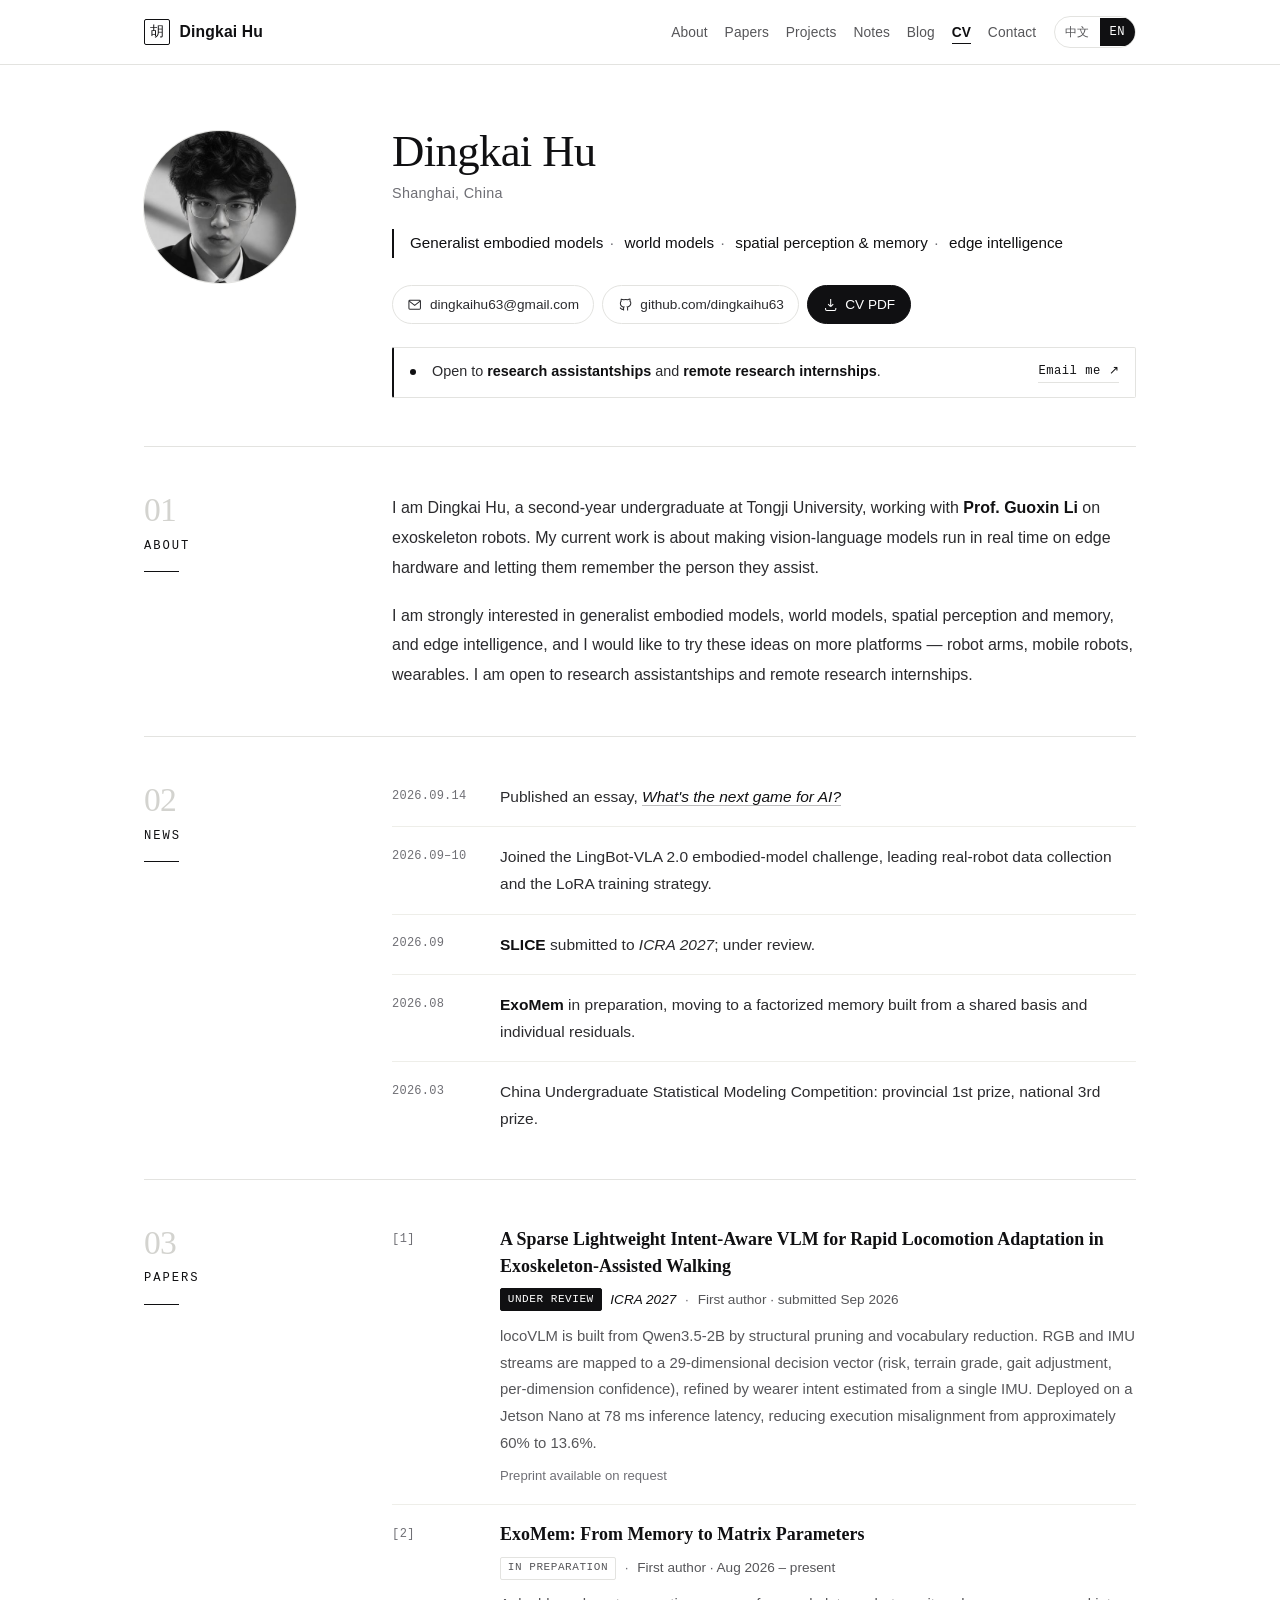
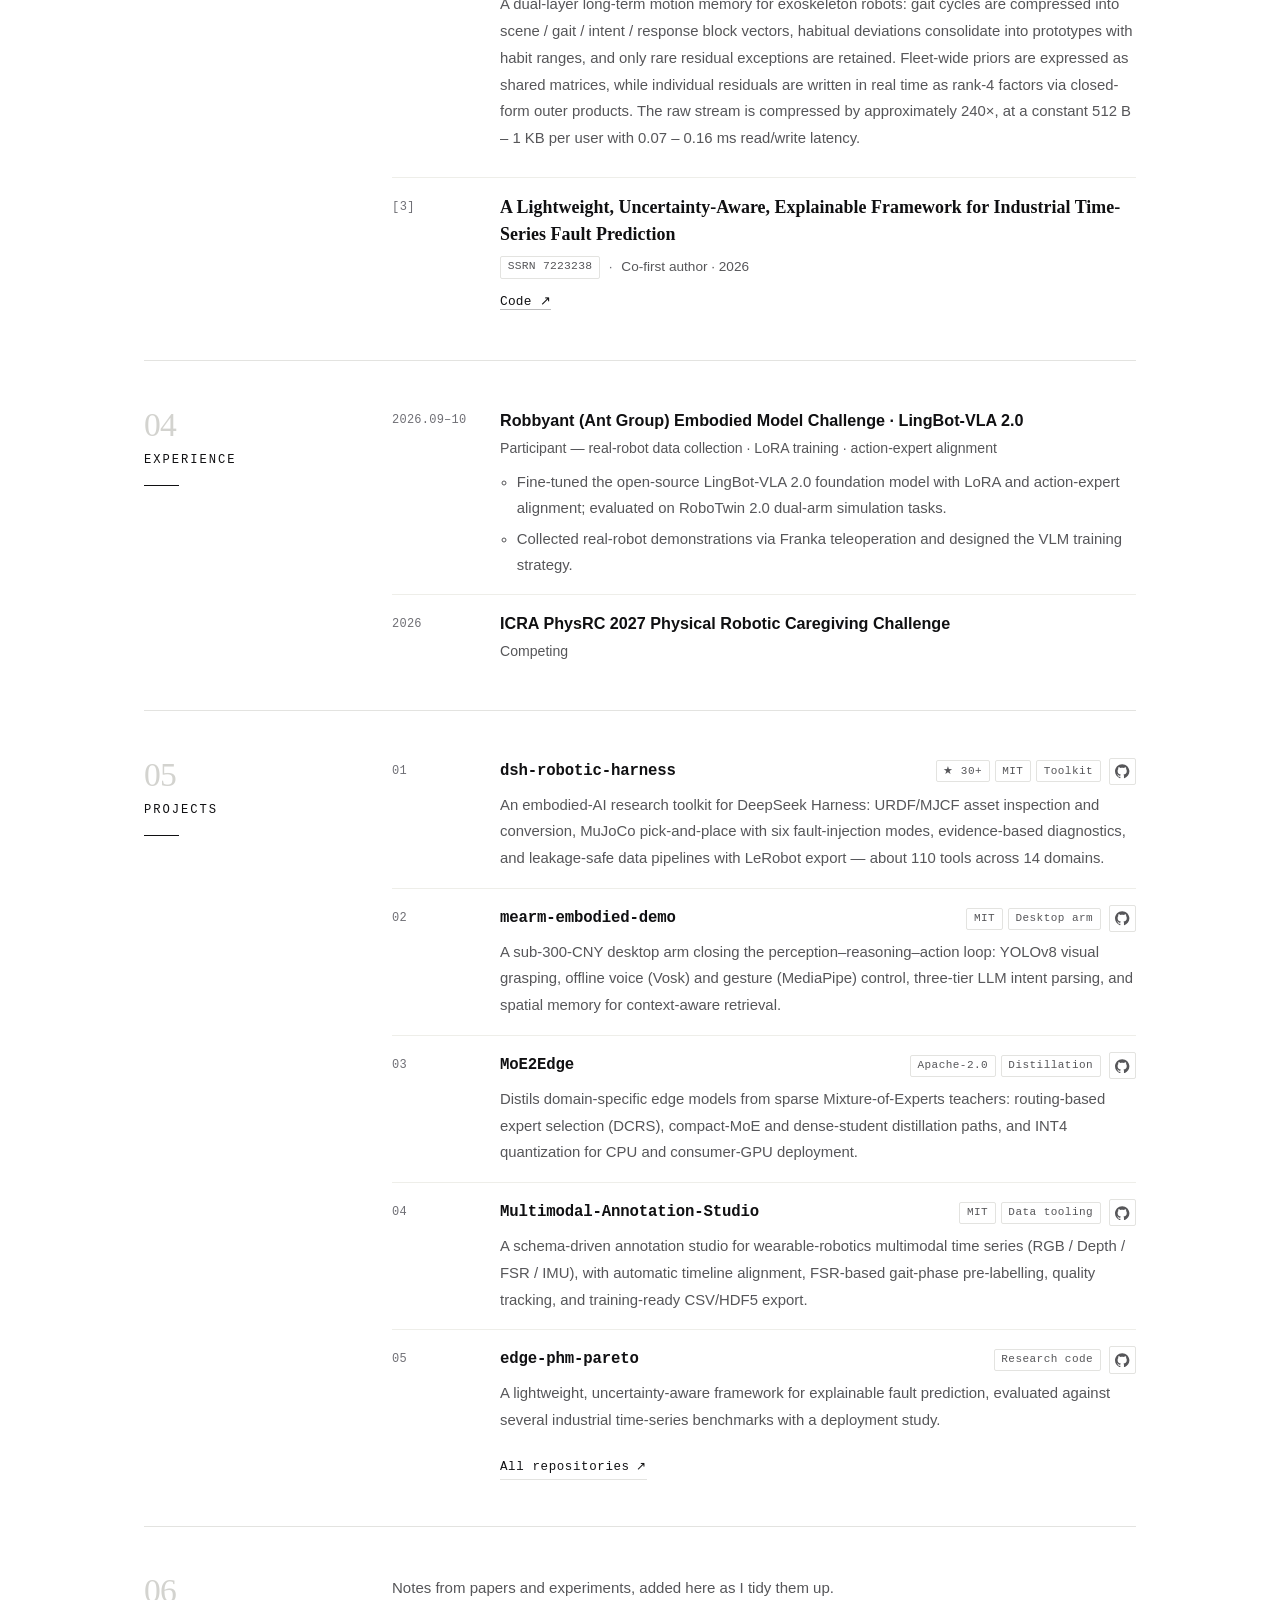
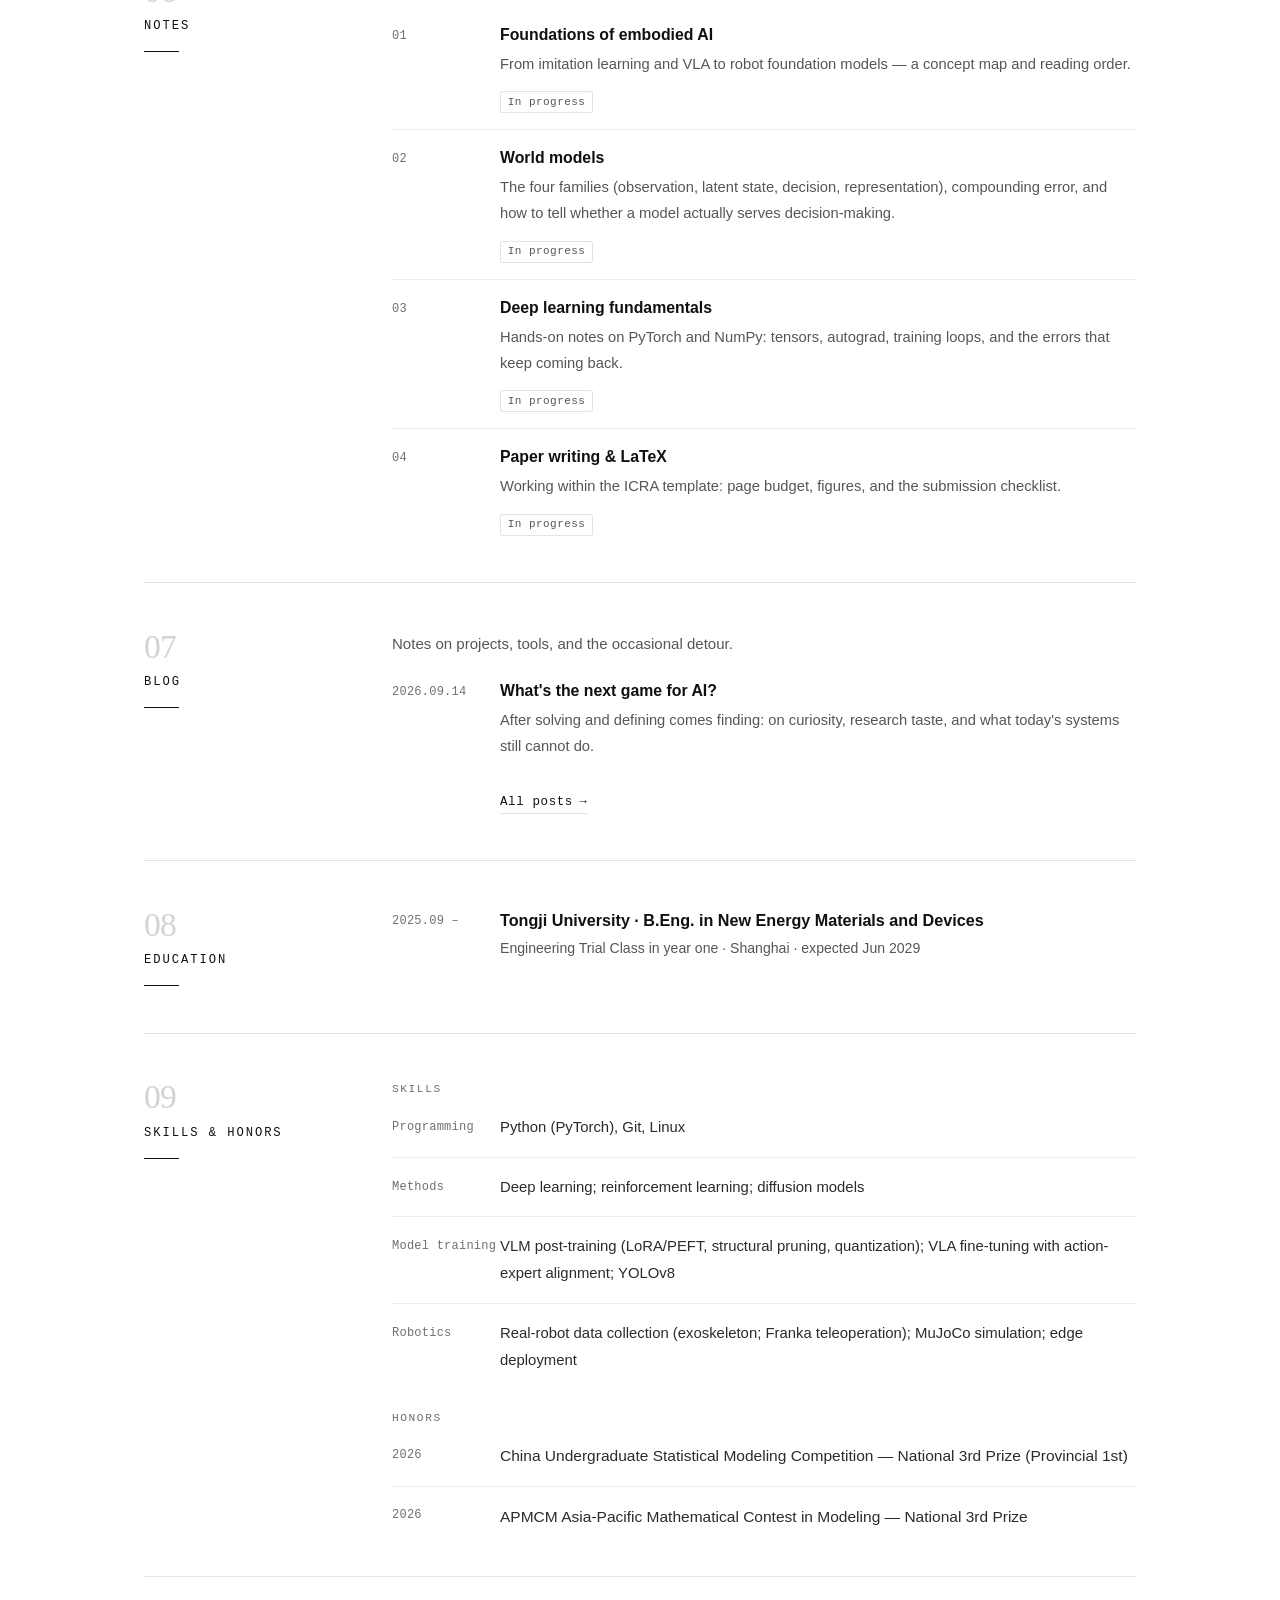
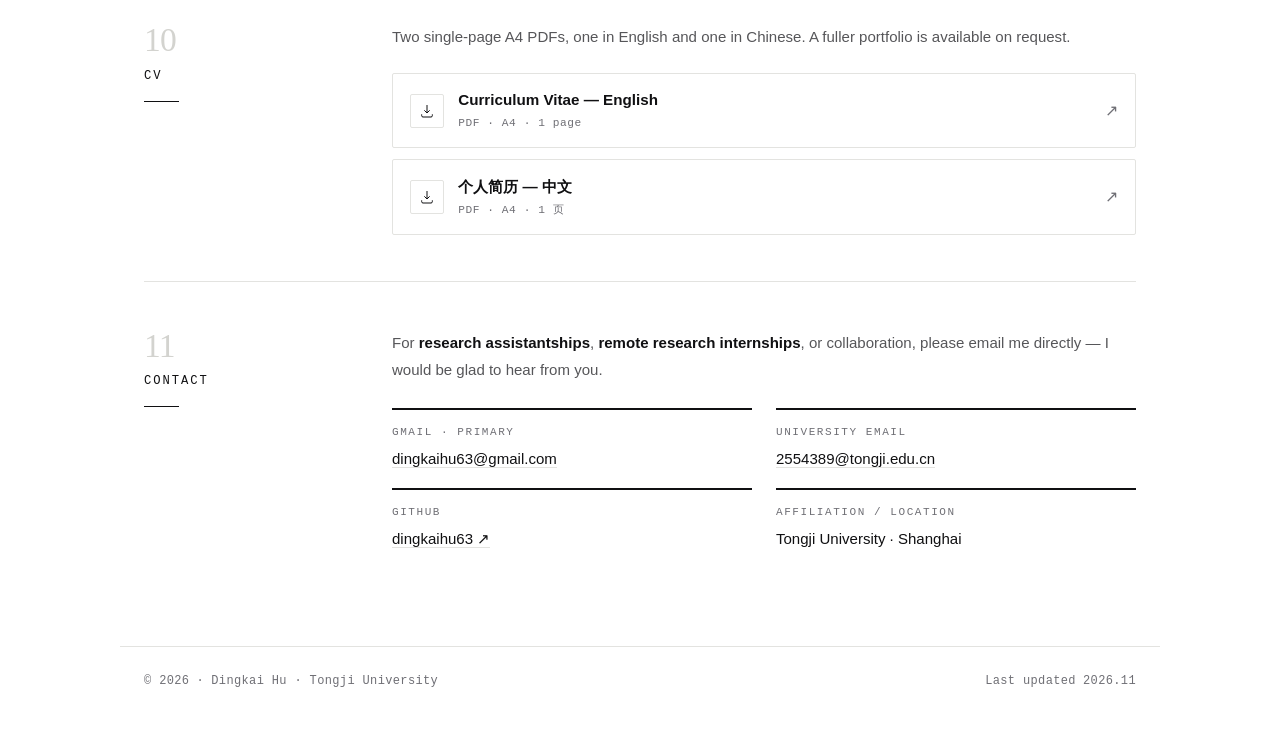
<file: index.html>
<!DOCTYPE html>
<html lang="en">
  <head>
    <meta charset="utf-8" />
    <meta name="viewport" content="width=device-width, initial-scale=1" />
    <title>Dingkai Hu · Personal Homepage</title>
    <meta
      name="description"
      content="Dingkai Hu (胡定锴), undergraduate at Tongji University. Research interests: generalist embodied models, world models, spatial perception and memory, edge intelligence. Open to research assistantships and remote research internships."
    />
    <meta name="author" content="Dingkai Hu" />
    <meta name="theme-color" content="#ffffff" />
    <meta name="color-scheme" content="light" />
    <link rel="canonical" href="https://dingkaihu63.github.io/" />
    <link rel="icon" href="assets/favicon.svg" type="image/svg+xml" />
    <link rel="apple-touch-icon" href="assets/favicon.svg" />
    <link rel="sitemap" href="/sitemap.xml" />

    <meta property="og:title" content="Dingkai Hu · 胡定锴" />
    <meta
      property="og:description"
      content="Generalist embodied models, world models, spatial perception &amp; memory, and edge intelligence."
    />
    <meta property="og:type" content="website" />
    <meta property="og:url" content="https://dingkaihu63.github.io/" />
    <meta property="og:site_name" content="Dingkai Hu" />
    <meta property="og:image" content="https://dingkaihu63.github.io/assets/og.png" />
    <meta property="og:image:width" content="1200" />
    <meta property="og:image:height" content="630" />
    <meta property="og:locale" content="en_US" />
    <meta property="og:locale:alternate" content="zh_CN" />
    <meta name="twitter:card" content="summary_large_image" />
    <meta name="twitter:title" content="Dingkai Hu · 胡定锴" />
    <meta
      name="twitter:description"
      content="Undergraduate at Tongji University working on embodied models, world models, and edge intelligence."
    />
    <meta name="twitter:image" content="https://dingkaihu63.github.io/assets/og.png" />

    <link rel="stylesheet" href="css/style.css" />
    <script type="application/ld+json">
      {
        "@context": "https://schema.org",
        "@type": "Person",
        "name": "Dingkai Hu",
        "alternateName": "胡定锴",
        "url": "https://dingkaihu63.github.io/",
        "image": "https://dingkaihu63.github.io/assets/profile.jpg",
        "email": "mailto:dingkaihu63@gmail.com",
        "jobTitle": "Undergraduate Student",
        "affiliation": {
          "@type": "CollegeOrUniversity",
          "name": "Tongji University"
        },
        "sameAs": ["https://github.com/dingkaihu63"],
        "knowsAbout": [
          "Embodied AI",
          "World models",
          "Vision-language models",
          "Edge intelligence",
          "Exoskeleton robotics"
        ]
      }
    </script>
    <script>
      /* 在首帧前套用本会话内选择的语言；新会话一律英文 */
      (function () {
        try {
          var l = sessionStorage.getItem("site-lang");
          if (l === "zh-CN" || l === "en") document.documentElement.lang = l;
        } catch (e) {}
      })();
    </script>
  </head>
  <body
    id="top"
    data-title-zh="胡定锴 · 个人主页"
    data-title-en="Dingkai Hu · Personal Homepage"
  >
    <a class="skip" href="#main">
      <span data-lang="zh">跳到主要内容</span>
      <span data-lang="en">Skip to content</span>
    </a>

    <header class="site-header">
      <div class="progress" aria-hidden="true"><span id="progress-bar"></span></div>
      <div class="site-header__inner">
        <a class="site-logo" href="#top">
          <span class="site-logo__mark" aria-hidden="true">胡</span>
          <span class="site-logo__text">
            <span data-lang="zh">胡定锴</span>
            <span data-lang="en">Dingkai Hu</span>
          </span>
        </a>

        <div class="header-right">
          <button
            class="nav-toggle"
            type="button"
            aria-expanded="false"
            aria-controls="site-nav"
          >
            <span data-lang="zh">目录</span>
            <span data-lang="en">Index</span>
          </button>
          <nav id="site-nav" aria-label="Site">
            <ul class="nav">
              <li><a href="#about"><span data-lang="zh">关于</span><span data-lang="en">About</span></a></li>
              <li><a href="#publications"><span data-lang="zh">论文</span><span data-lang="en">Papers</span></a></li>
              <li><a href="#projects"><span data-lang="zh">项目</span><span data-lang="en">Projects</span></a></li>
              <li><a href="#notes"><span data-lang="zh">笔记</span><span data-lang="en">Notes</span></a></li>
              <li><a href="#blog"><span data-lang="zh">博客</span><span data-lang="en">Blog</span></a></li>
              <li><a href="#cv"><span data-lang="zh">简历</span><span data-lang="en">CV</span></a></li>
              <li><a href="#contact"><span data-lang="zh">联系</span><span data-lang="en">Contact</span></a></li>
            </ul>
          </nav>
          <div class="lang-switch" role="group" aria-label="Language">
            <button type="button" id="lang-zh" aria-pressed="false">中文</button>
            <button type="button" id="lang-en" aria-pressed="true">EN</button>
          </div>
        </div>
      </div>
    </header>

    <section class="hero">
      <div class="hero__portrait">
        <div class="hero__frame">
          <img
            src="assets/profile.jpg"
            alt="Dingkai Hu"
            width="400"
            height="400"
            decoding="async"
          />
        </div>
      </div>

      <div class="hero__body">
        <h1 class="hero__name">
          <span data-lang="zh">胡定锴</span>
          <span data-lang="en">Dingkai Hu</span>
        </h1>
        <p class="hero__latin">
          <span data-lang="zh">Dingkai Hu</span>
          <span data-lang="en">Shanghai, China</span>
        </p>

        <p class="hero__lede">
          <span data-lang="zh">
            <span class="kw">通用具身智能模型</span>
            <span class="kw">世界模型</span>
            <span class="kw">空间感知与记忆</span>
            <span class="kw">边缘智能</span>
          </span>
          <span data-lang="en">
            <span class="kw">Generalist embodied models</span>
            <span class="kw">world models</span>
            <span class="kw">spatial perception &amp; memory</span>
            <span class="kw">edge intelligence</span>
          </span>
        </p>

        <ul class="chip-row">
          <li>
            <a class="chip" href="mailto:dingkaihu63@gmail.com">
              <svg viewBox="0 0 24 24" fill="none" stroke="currentColor" stroke-width="1.6" aria-hidden="true">
                <rect x="3" y="5" width="18" height="14" rx="1.5" />
                <path d="M3.5 6.5 12 13l8.5-6.5" />
              </svg>
              <span>dingkaihu63@gmail.com</span>
            </a>
          </li>
          <li>
            <a class="chip" href="https://github.com/dingkaihu63" target="_blank" rel="noopener noreferrer">
              <svg viewBox="0 0 24 24" fill="none" stroke="currentColor" stroke-width="1.6" aria-hidden="true">
                <path d="M9 19c-4 1.5-4-2-6-2m12 4v-3.5c0-1 .1-1.4-.5-2 2.8-.3 5.5-1.4 5.5-6a4.6 4.6 0 0 0-1.3-3.2 4.2 4.2 0 0 0-.1-3.2s-1.1-.3-3.5 1.3a12 12 0 0 0-6 0C6.2 3.1 5.1 3.4 5.1 3.4a4.2 4.2 0 0 0-.1 3.2A4.6 4.6 0 0 0 3.7 9.8c0 4.6 2.7 5.7 5.5 6-.6.5-.6 1.2-.5 2V21" />
              </svg>
              <span>github.com/dingkaihu63</span>
            </a>
          </li>
          <li>
            <a class="chip chip--solid" href="assets/cv-en.pdf" download>
              <svg viewBox="0 0 24 24" fill="none" stroke="currentColor" stroke-width="1.6" aria-hidden="true">
                <path d="M12 3v12m0 0 4-4m-4 4-4-4" />
                <path d="M4 17v2a2 2 0 0 0 2 2h12a2 2 0 0 0 2-2v-2" />
              </svg>
              <span data-lang="zh">简历 PDF</span>
              <span data-lang="en">CV PDF</span>
            </a>
          </li>
        </ul>

        <div class="cta">
          <span class="pulse" aria-hidden="true"></span>
          <p class="cta__text">
            <span data-lang="zh">
              正在寻找 <strong>RA</strong> 与<strong>远程科研实习</strong>机会，欢迎来信交流。
            </span>
            <span data-lang="en">
              Open to <strong>research assistantships</strong> and
              <strong>remote research internships</strong>.
            </span>
          </p>
          <a class="cta__link" href="mailto:dingkaihu63@gmail.com">
            <span data-lang="zh">发邮件</span>
            <span data-lang="en">Email me</span>
            <span aria-hidden="true">↗</span>
          </a>
        </div>
      </div>
    </section>

    <main class="main" id="main">
      <!-- 01 -->
      <section class="section" id="about">
        <div class="section__rail">
          <span class="section__num">01</span>
          <h2 class="section__label">
            <span data-lang="zh">关于</span>
            <span data-lang="en">About</span>
          </h2>
        </div>
        <div class="section__body">
          <div class="prose">
            <p data-lang="zh">
              我是同济大学本科二年级的胡定锴，在<strong>李国欣</strong>老师指导下做外骨骼机器人。
              我目前的工作，是让视觉语言模型能在边缘设备上实时运行，并记住它所协助的人。
            </p>
            <p data-lang="en">
              I am Dingkai Hu, a second-year undergraduate at Tongji University, working with
              <strong>Prof. Guoxin Li</strong> on exoskeleton robots. My current work is about making
              vision-language models run in real time on edge hardware and letting them remember the person
              they assist.
            </p>
            <p data-lang="zh">
              我对通用具身智能模型、世界模型、空间感知与记忆、边缘智能有强烈的兴趣，
              也希望把这些想法放到更多平台上试一试——机械臂、移动机器人、穿戴设备。
              欢迎 RA 与远程科研实习的机会。
            </p>
            <p data-lang="en">
              I am strongly interested in generalist embodied models, world models, spatial
              perception and memory, and edge intelligence, and I would like to try these ideas on
              more platforms — robot arms, mobile robots, wearables. I am open to research assistantships
              and remote research internships.
            </p>
          </div>
        </div>
      </section>

      <!-- 02 -->
      <section class="section" id="news">
        <div class="section__rail">
          <span class="section__num">02</span>
          <h2 class="section__label">
            <span data-lang="zh">动态</span>
            <span data-lang="en">News</span>
          </h2>
        </div>
        <div class="section__body">
          <ul class="list">
            <li class="row">
              <time class="row__meta" datetime="2026-09-14">2026.09.14</time>
              <p class="row__main">
                <span data-lang="zh">
                  发布随笔 <a href="blog/2026-09-14-next-game-for-ai.html"><em>What's the next game for AI?</em></a>
                </span>
                <span data-lang="en">
                  Published an essay,
                  <a href="blog/2026-09-14-next-game-for-ai.html"><em>What's the next game for AI?</em></a>
                </span>
              </p>
            </li>
            <li class="row">
              <time class="row__meta" datetime="2026-09">2026.09–10</time>
              <p class="row__main">
                <span data-lang="zh">
                  参加蚂蚁灵波具身大模型挑战赛（<strong>LingBot-VLA 2.0</strong>），负责真机数据采集与 LoRA 训练策略。
                </span>
                <span data-lang="en">
                  Joined the LingBot-VLA 2.0 embodied-model challenge, leading real-robot data collection
                  and the LoRA training strategy.
                </span>
              </p>
            </li>
            <li class="row">
              <time class="row__meta" datetime="2026-09">2026.09</time>
              <p class="row__main">
                <span data-lang="zh"><strong>SLICE</strong> 投稿 <em>ICRA 2027</em>，目前在审。</span>
                <span data-lang="en"><strong>SLICE</strong> submitted to <em>ICRA 2027</em>; under review.</span>
              </p>
            </li>
            <li class="row">
              <time class="row__meta" datetime="2026-08">2026.08</time>
              <p class="row__main">
                <span data-lang="zh"><strong>ExoMem</strong> 进入撰写阶段，转向共享基与个体残差的因子化记忆。</span>
                <span data-lang="en">
                  <strong>ExoMem</strong> in preparation, moving to a factorized memory built from a shared
                  basis and individual residuals.
                </span>
              </p>
            </li>
            <li class="row">
              <time class="row__meta" datetime="2026-03">2026.03</time>
              <p class="row__main">
                <span data-lang="zh">全国大学生统计建模大赛：省一等奖、国家三等奖。</span>
                <span data-lang="en">
                  China Undergraduate Statistical Modeling Competition: provincial 1st prize, national 3rd
                  prize.
                </span>
              </p>
            </li>
          </ul>
        </div>
      </section>

      <!-- 03 -->
      <section class="section" id="publications">
        <div class="section__rail">
          <span class="section__num">03</span>
          <h2 class="section__label">
            <span data-lang="zh">论文</span>
            <span data-lang="en">Papers</span>
          </h2>
        </div>
        <div class="section__body">
          <ul class="list">
            <li class="row pub">
              <span class="row__meta pub__num">[1]</span>
              <div class="row__main">
                <p class="pub__title">
                  A Sparse Lightweight Intent-Aware VLM for Rapid Locomotion Adaptation in
                  Exoskeleton-Assisted Walking
                </p>
                <p class="pub__meta">
                  <span class="badge badge--live">
                    <span data-lang="zh">在审</span><span data-lang="en">Under review</span>
                  </span>
                  <span class="pub__venue">ICRA 2027</span>
                  <span class="dot" aria-hidden="true">·</span>
                  <span data-lang="zh">第一作者 · 2026.09 投稿</span>
                  <span data-lang="en">First author · submitted Sep 2026</span>
                </p>
                <p class="pub__abstract" data-lang="zh">
                  以 Qwen3.5-2B 为基座，经结构化剪枝与词表压缩构建轻量 VLM（locoVLM）；将 RGB 与 IMU
                  数据流映射为 29 维决策向量（风险、地形等级、步态调整、逐维置信度），再由单 IMU
                  估计的穿戴者意图修正。部署于 Jetson Nano，推理延迟 78 ms，执行错位率由约 60% 降至 13.6%。
                </p>
                <p class="pub__abstract" data-lang="en">
                  locoVLM is built from Qwen3.5-2B by structural pruning and vocabulary reduction.
                  RGB and IMU streams are mapped to a 29-dimensional decision vector (risk,
                  terrain grade, gait adjustment, per-dimension confidence), refined by wearer intent
                  estimated from a single IMU. Deployed on a Jetson Nano at 78 ms inference latency,
                  reducing execution misalignment from approximately 60% to 13.6%.
                </p>
                <p class="pub__note">
                  <span data-lang="zh">预印本可邮件索取</span>
                  <span data-lang="en">Preprint available on request</span>
                </p>
              </div>
            </li>

            <li class="row pub">
              <span class="row__meta pub__num">[2]</span>
              <div class="row__main">
                <p class="pub__title">ExoMem: From Memory to Matrix Parameters</p>
                <p class="pub__meta">
                  <span class="badge">
                    <span data-lang="zh">撰写中</span><span data-lang="en">In preparation</span>
                  </span>
                  <span class="dot" aria-hidden="true">·</span>
                  <span data-lang="zh">第一作者 · 2026.08 – 至今</span>
                  <span data-lang="en">First author · Aug 2026 – present</span>
                </p>
                <p class="pub__abstract" data-lang="zh">
                  面向外骨骼机器人的双层长期运动记忆：步态周期压缩为场景 / 步态 / 意图 /
                  响应分块向量，习惯偏差固化为原型与习惯范围，仅保留罕见残差例外；群体先验表示为共享矩阵，
                  个体残差以 rank-4 因子经闭式外积实时写入。数据流压缩约 240×，单用户记忆恒定于 512 B – 1 KB，
                  读写延迟 0.07 – 0.16 ms。
                </p>
                <p class="pub__abstract" data-lang="en">
                  A dual-layer long-term motion memory for exoskeleton robots: gait cycles are compressed
                  into scene / gait / intent / response block vectors, habitual deviations consolidate
                  into prototypes with habit ranges, and only rare residual exceptions are retained.
                  Fleet-wide priors are expressed as shared matrices, while individual residuals are written
                  in real time as rank-4 factors via closed-form outer products. The raw stream is
                  compressed by approximately 240×, at a constant 512 B – 1 KB per user with 0.07 – 0.16 ms
                  read/write latency.
                </p>
              </div>
            </li>

            <li class="row pub">
              <span class="row__meta pub__num">[3]</span>
              <div class="row__main">
                <p class="pub__title">
                  <span data-lang="zh">轻量、不确定性感知的可解释工业时序故障预测框架</span>
                  <span data-lang="en">
                    A Lightweight, Uncertainty-Aware, Explainable Framework for Industrial Time-Series Fault Prediction
                  </span>
                </p>
                <p class="pub__meta">
                  <span class="badge badge--soft">SSRN 7223238</span>
                  <span class="dot" aria-hidden="true">·</span>
                  <span data-lang="zh">共同第一作者 · 2026</span>
                  <span data-lang="en">Co-first author · 2026</span>
                </p>
                <p class="pub__note">
                  <a class="inline-link" href="https://github.com/dingkaihu63/edge-phm-pareto" target="_blank" rel="noopener noreferrer">Code ↗</a>
                </p>
              </div>
            </li>
          </ul>
        </div>
      </section>

      <!-- 04 -->
      <section class="section" id="experience">
        <div class="section__rail">
          <span class="section__num">04</span>
          <h2 class="section__label">
            <span data-lang="zh">经历</span>
            <span data-lang="en">Experience</span>
          </h2>
        </div>
        <div class="section__body">
          <ul class="list">
            <li class="row entry">
              <span class="row__meta">2026.09–10</span>
              <div class="row__main">
                <h3 class="entry__title">
                  <span data-lang="zh">蚂蚁灵波具身大模型挑战赛 · LingBot-VLA 2.0</span>
                  <span data-lang="en">Robbyant (Ant Group) Embodied Model Challenge · LingBot-VLA 2.0</span>
                </h3>
                <p class="entry__role">
                  <span data-lang="zh">参赛者 — 真机数据采集 · LoRA 训练策略 · action expert 对齐</span>
                  <span data-lang="en">Participant — real-robot data collection · LoRA training · action-expert alignment</span>
                </p>
                <ul class="bullets">
                  <li>
                    <span data-lang="zh">
                      以 LoRA 微调开源具身基础模型 LingBot-VLA 2.0，并与 action expert 对齐；赛事在
                      RoboTwin 2.0 双臂仿真任务上评测。
                    </span>
                    <span data-lang="en">
                      Fine-tuned the open-source LingBot-VLA 2.0 foundation model with LoRA and
                      action-expert alignment; evaluated on RoboTwin 2.0 dual-arm simulation tasks.
                    </span>
                  </li>
                  <li>
                    <span data-lang="zh">负责 Franka 机械臂遥操作的真机演示数据采集，并设计 VLM 训练策略。</span>
                    <span data-lang="en">
                      Collected real-robot demonstrations via Franka teleoperation and designed the VLM
                      training strategy.
                    </span>
                  </li>
                </ul>
              </div>
            </li>

            <li class="row entry">
              <span class="row__meta">2026</span>
              <div class="row__main">
                <h3 class="entry__title">
                  <span data-lang="zh">ICRA PhysRC 2027 物理护理机器人挑战赛</span>
                  <span data-lang="en">ICRA PhysRC 2027 Physical Robotic Caregiving Challenge</span>
                </h3>
                <p class="entry__role">
                  <span data-lang="zh">参赛中</span>
                  <span data-lang="en">Competing</span>
                </p>
              </div>
            </li>
          </ul>
        </div>
      </section>

      <!-- 05 -->
      <section class="section" id="projects">
        <div class="section__rail">
          <span class="section__num">05</span>
          <h2 class="section__label">
            <span data-lang="zh">项目</span>
            <span data-lang="en">Projects</span>
          </h2>
        </div>
        <div class="section__body">
          <ul class="list">
            <li class="row repo">
              <span class="row__meta">01</span>
              <div class="row__main">
                <div class="repo__head">
                  <h3 class="repo__name">
                    <a href="https://github.com/dingkaihu63/dsh-robotic-harness" target="_blank" rel="noopener noreferrer">dsh-robotic-harness</a>
                  </h3>
                  <div class="repo__side">
                    <p class="repo__tags">
                      <span class="tag">★ 30+</span><span class="tag">MIT</span>
                      <span class="tag" data-lang="zh">工具集</span><span class="tag" data-lang="en">Toolkit</span>
                    </p>
                    <a class="repo__link" href="https://github.com/dingkaihu63/dsh-robotic-harness" target="_blank" rel="noopener noreferrer" aria-label="Open dsh-robotic-harness on GitHub">
                      <svg viewBox="0 0 24 24" aria-hidden="true"><path fill="currentColor" d="M12 .297c-6.63 0-12 5.373-12 12 0 5.303 3.438 9.8 8.205 11.385.6.113.82-.258.82-.577 0-.285-.01-1.04-.015-2.04-3.338.724-4.042-1.61-4.042-1.61C4.422 18.07 3.633 17.7 3.633 17.7c-1.087-.744.084-.729.084-.729 1.205.084 1.838 1.236 1.838 1.236 1.07 1.835 2.809 1.305 3.495.998.108-.776.417-1.305.76-1.605-2.665-.3-5.466-1.332-5.466-5.93 0-1.31.465-2.38 1.235-3.22-.135-.303-.54-1.523.105-3.176 0 0 1.005-.322 3.3 1.23.96-.267 1.98-.399 3-.405 1.02.006 2.04.138 3 .405 2.28-1.552 3.285-1.23 3.285-1.23.645 1.653.24 2.873.12 3.176.765.84 1.23 1.91 1.23 3.22 0 4.61-2.805 5.625-5.475 5.92.42.36.81 1.096.81 2.22 0 1.606-.015 2.896-.015 3.286 0 .315.21.69.825.57C20.565 22.092 24 17.592 24 12.297c0-6.627-5.373-12-12-12"/></svg>
                    </a>
                  </div>
                </div>
                <p class="repo__desc" data-lang="zh">
                  面向 DeepSeek Harness 的具身智能研究工具集：URDF/MJCF 资产检查与转换、MuJoCo 抓放仿真与
                  6 类故障注入、证据化诊断、防泄漏数据管线与 LeRobot 导出，约 110 个工具覆盖 14 个领域。
                </p>
                <p class="repo__desc" data-lang="en">
                  An embodied-AI research toolkit for DeepSeek Harness: URDF/MJCF asset inspection and
                  conversion, MuJoCo pick-and-place with six fault-injection modes, evidence-based
                  diagnostics, and leakage-safe data pipelines with LeRobot export — about 110 tools across
                  14 domains.
                </p>
              </div>
            </li>

            <li class="row repo">
              <span class="row__meta">02</span>
              <div class="row__main">
                <div class="repo__head">
                  <h3 class="repo__name">
                    <a href="https://github.com/dingkaihu63/mearm-embodied-demo" target="_blank" rel="noopener noreferrer">mearm-embodied-demo</a>
                  </h3>
                  <div class="repo__side">
                    <p class="repo__tags">
                      <span class="tag">MIT</span>
                      <span class="tag" data-lang="zh">桌面机械臂</span><span class="tag" data-lang="en">Desktop arm</span>
                    </p>
                    <a class="repo__link" href="https://github.com/dingkaihu63/mearm-embodied-demo" target="_blank" rel="noopener noreferrer" aria-label="Open mearm-embodied-demo on GitHub">
                      <svg viewBox="0 0 24 24" aria-hidden="true"><path fill="currentColor" d="M12 .297c-6.63 0-12 5.373-12 12 0 5.303 3.438 9.8 8.205 11.385.6.113.82-.258.82-.577 0-.285-.01-1.04-.015-2.04-3.338.724-4.042-1.61-4.042-1.61C4.422 18.07 3.633 17.7 3.633 17.7c-1.087-.744.084-.729.084-.729 1.205.084 1.838 1.236 1.838 1.236 1.07 1.835 2.809 1.305 3.495.998.108-.776.417-1.305.76-1.605-2.665-.3-5.466-1.332-5.466-5.93 0-1.31.465-2.38 1.235-3.22-.135-.303-.54-1.523.105-3.176 0 0 1.005-.322 3.3 1.23.96-.267 1.98-.399 3-.405 1.02.006 2.04.138 3 .405 2.28-1.552 3.285-1.23 3.285-1.23.645 1.653.24 2.873.12 3.176.765.84 1.23 1.91 1.23 3.22 0 4.61-2.805 5.625-5.475 5.92.42.36.81 1.096.81 2.22 0 1.606-.015 2.896-.015 3.286 0 .315.21.69.825.57C20.565 22.092 24 17.592 24 12.297c0-6.627-5.373-12-12-12"/></svg>
                    </a>
                  </div>
                </div>
                <p class="repo__desc" data-lang="zh">
                  成本低于 300 元的桌面机械臂，打通「感知 — 推理 — 行动」闭环：YOLOv8 视觉抓取、Vosk
                  离线语音与 MediaPipe 手势控制、三层 LLM 意图解析、空间记忆上下文检索。
                </p>
                <p class="repo__desc" data-lang="en">
                  A sub-300-CNY desktop arm closing the perception–reasoning–action loop: YOLOv8 visual
                  grasping, offline voice (Vosk) and gesture (MediaPipe) control, three-tier LLM intent
                  parsing, and spatial memory for context-aware retrieval.
                </p>
              </div>
            </li>

            <li class="row repo">
              <span class="row__meta">03</span>
              <div class="row__main">
                <div class="repo__head">
                  <h3 class="repo__name">
                    <a href="https://github.com/dingkaihu63/MoE2Edge" target="_blank" rel="noopener noreferrer">MoE2Edge</a>
                  </h3>
                  <div class="repo__side">
                    <p class="repo__tags">
                      <span class="tag">Apache-2.0</span>
                      <span class="tag" data-lang="zh">模型蒸馏</span><span class="tag" data-lang="en">Distillation</span>
                    </p>
                    <a class="repo__link" href="https://github.com/dingkaihu63/MoE2Edge" target="_blank" rel="noopener noreferrer" aria-label="Open MoE2Edge on GitHub">
                      <svg viewBox="0 0 24 24" aria-hidden="true"><path fill="currentColor" d="M12 .297c-6.63 0-12 5.373-12 12 0 5.303 3.438 9.8 8.205 11.385.6.113.82-.258.82-.577 0-.285-.01-1.04-.015-2.04-3.338.724-4.042-1.61-4.042-1.61C4.422 18.07 3.633 17.7 3.633 17.7c-1.087-.744.084-.729.084-.729 1.205.084 1.838 1.236 1.838 1.236 1.07 1.835 2.809 1.305 3.495.998.108-.776.417-1.305.76-1.605-2.665-.3-5.466-1.332-5.466-5.93 0-1.31.465-2.38 1.235-3.22-.135-.303-.54-1.523.105-3.176 0 0 1.005-.322 3.3 1.23.96-.267 1.98-.399 3-.405 1.02.006 2.04.138 3 .405 2.28-1.552 3.285-1.23 3.285-1.23.645 1.653.24 2.873.12 3.176.765.84 1.23 1.91 1.23 3.22 0 4.61-2.805 5.625-5.475 5.92.42.36.81 1.096.81 2.22 0 1.606-.015 2.896-.015 3.286 0 .315.21.69.825.57C20.565 22.092 24 17.592 24 12.297c0-6.627-5.373-12-12-12"/></svg>
                    </a>
                  </div>
                </div>
                <p class="repo__desc" data-lang="zh">
                  从稀疏 MoE 教师模型蒸馏领域专用边缘模型：基于路由的专家选择（DCRS）、Compact-MoE /
                  稠密学生两条蒸馏路径，以及面向 CPU 与消费级 GPU 的 INT4 量化部署。
                </p>
                <p class="repo__desc" data-lang="en">
                  Distils domain-specific edge models from sparse Mixture-of-Experts teachers:
                  routing-based expert selection (DCRS), compact-MoE and dense-student distillation paths,
                  and INT4 quantization for CPU and consumer-GPU deployment.
                </p>
              </div>
            </li>

            <li class="row repo">
              <span class="row__meta">04</span>
              <div class="row__main">
                <div class="repo__head">
                  <h3 class="repo__name">
                    <a href="https://github.com/dingkaihu63/Multimodal-Annotation-Studio" target="_blank" rel="noopener noreferrer">Multimodal-Annotation-Studio</a>
                  </h3>
                  <div class="repo__side">
                    <p class="repo__tags">
                      <span class="tag">MIT</span>
                      <span class="tag" data-lang="zh">数据工具</span><span class="tag" data-lang="en">Data tooling</span>
                    </p>
                    <a class="repo__link" href="https://github.com/dingkaihu63/Multimodal-Annotation-Studio" target="_blank" rel="noopener noreferrer" aria-label="Open Multimodal-Annotation-Studio on GitHub">
                      <svg viewBox="0 0 24 24" aria-hidden="true"><path fill="currentColor" d="M12 .297c-6.63 0-12 5.373-12 12 0 5.303 3.438 9.8 8.205 11.385.6.113.82-.258.82-.577 0-.285-.01-1.04-.015-2.04-3.338.724-4.042-1.61-4.042-1.61C4.422 18.07 3.633 17.7 3.633 17.7c-1.087-.744.084-.729.084-.729 1.205.084 1.838 1.236 1.838 1.236 1.07 1.835 2.809 1.305 3.495.998.108-.776.417-1.305.76-1.605-2.665-.3-5.466-1.332-5.466-5.93 0-1.31.465-2.38 1.235-3.22-.135-.303-.54-1.523.105-3.176 0 0 1.005-.322 3.3 1.23.96-.267 1.98-.399 3-.405 1.02.006 2.04.138 3 .405 2.28-1.552 3.285-1.23 3.285-1.23.645 1.653.24 2.873.12 3.176.765.84 1.23 1.91 1.23 3.22 0 4.61-2.805 5.625-5.475 5.92.42.36.81 1.096.81 2.22 0 1.606-.015 2.896-.015 3.286 0 .315.21.69.825.57C20.565 22.092 24 17.592 24 12.297c0-6.627-5.373-12-12-12"/></svg>
                    </a>
                  </div>
                </div>
                <p class="repo__desc" data-lang="zh">
                  面向可穿戴机器人多模态时序数据（RGB / Depth / FSR / IMU）的标注工具：时间线自动对齐、
                  基于 FSR 的步态相位预标注、质量追踪，以及可直接用于训练的 CSV/HDF5 导出。
                </p>
                <p class="repo__desc" data-lang="en">
                  A schema-driven annotation studio for wearable-robotics multimodal time series (RGB /
                  Depth / FSR / IMU), with automatic timeline alignment, FSR-based gait-phase
                  pre-labelling, quality tracking, and training-ready CSV/HDF5 export.
                </p>
              </div>
            </li>

            <li class="row repo">
              <span class="row__meta">05</span>
              <div class="row__main">
                <div class="repo__head">
                  <h3 class="repo__name">
                    <a href="https://github.com/dingkaihu63/edge-phm-pareto" target="_blank" rel="noopener noreferrer">edge-phm-pareto</a>
                  </h3>
                  <div class="repo__side">
                    <p class="repo__tags">
                      <span class="tag" data-lang="zh">科研代码</span><span class="tag" data-lang="en">Research code</span>
                    </p>
                    <a class="repo__link" href="https://github.com/dingkaihu63/edge-phm-pareto" target="_blank" rel="noopener noreferrer" aria-label="Open edge-phm-pareto on GitHub">
                      <svg viewBox="0 0 24 24" aria-hidden="true"><path fill="currentColor" d="M12 .297c-6.63 0-12 5.373-12 12 0 5.303 3.438 9.8 8.205 11.385.6.113.82-.258.82-.577 0-.285-.01-1.04-.015-2.04-3.338.724-4.042-1.61-4.042-1.61C4.422 18.07 3.633 17.7 3.633 17.7c-1.087-.744.084-.729.084-.729 1.205.084 1.838 1.236 1.838 1.236 1.07 1.835 2.809 1.305 3.495.998.108-.776.417-1.305.76-1.605-2.665-.3-5.466-1.332-5.466-5.93 0-1.31.465-2.38 1.235-3.22-.135-.303-.54-1.523.105-3.176 0 0 1.005-.322 3.3 1.23.96-.267 1.98-.399 3-.405 1.02.006 2.04.138 3 .405 2.28-1.552 3.285-1.23 3.285-1.23.645 1.653.24 2.873.12 3.176.765.84 1.23 1.91 1.23 3.22 0 4.61-2.805 5.625-5.475 5.92.42.36.81 1.096.81 2.22 0 1.606-.015 2.896-.015 3.286 0 .315.21.69.825.57C20.565 22.092 24 17.592 24 12.297c0-6.627-5.373-12-12-12"/></svg>
                    </a>
                  </div>
                </div>
                <p class="repo__desc" data-lang="zh">
                  轻量、不确定度感知的可解释工业故障预测框架，在多个工业时序基准上完成对比实验与部署评估。
                </p>
                <p class="repo__desc" data-lang="en">
                  A lightweight, uncertainty-aware framework for explainable fault prediction, evaluated
                  against several industrial time-series benchmarks with a deployment study.
                </p>
              </div>
            </li>
          </ul>
          <p class="more more--indent">
            <a class="more__link" href="https://github.com/dingkaihu63?tab=repositories" target="_blank" rel="noopener noreferrer">
              <span data-lang="zh">查看全部仓库</span>
              <span data-lang="en">All repositories</span>
              <span aria-hidden="true">↗</span>
            </a>
          </p>
        </div>
      </section>

      <!-- 06 · 学习笔记 -->
      <section class="section" id="notes">
        <div class="section__rail">
          <span class="section__num">06</span>
          <h2 class="section__label">
            <span data-lang="zh">笔记</span>
            <span data-lang="en">Notes</span>
          </h2>
        </div>
        <div class="section__body">
          <p class="section__lede">
            <span data-lang="zh">读论文、做实验时记下的东西，整理好就放上来。</span>
            <span data-lang="en">Notes from papers and experiments, added here as I tidy them up.</span>
          </p>
          <ul class="list">
            <li class="row">
              <span class="row__meta">01</span>
              <div class="row__main">
                <h3 class="note__title">
                  <span data-lang="zh">具身智能基础</span>
                  <span data-lang="en">Foundations of embodied AI</span>
                </h3>
                <p class="note__desc">
                  <span data-lang="zh">从模仿学习、VLA 到机器人基础模型：概念地图与阅读顺序。</span>
                  <span data-lang="en">From imitation learning and VLA to robot foundation models — a concept map and reading order.</span>
                </p>
                <p class="note__status">
                  <span class="tag" data-lang="zh">整理中</span>
                  <span class="tag" data-lang="en">In progress</span>
                </p>
              </div>
            </li>
            <li class="row">
              <span class="row__meta">02</span>
              <div class="row__main">
                <h3 class="note__title">
                  <span data-lang="zh">世界模型</span>
                  <span data-lang="en">World models</span>
                </h3>
                <p class="note__desc">
                  <span data-lang="zh">四条路线（观测 / 潜状态 / 决策量 / 表征）的区别、复合误差，以及如何判断一个模型是否真服务于决策。</span>
                  <span data-lang="en">The four families (observation, latent state, decision, representation), compounding error, and how to tell whether a model actually serves decision-making.</span>
                </p>
                <p class="note__status">
                  <span class="tag" data-lang="zh">整理中</span>
                  <span class="tag" data-lang="en">In progress</span>
                </p>
              </div>
            </li>
            <li class="row">
              <span class="row__meta">03</span>
              <div class="row__main">
                <h3 class="note__title">
                  <span data-lang="zh">深度学习基础</span>
                  <span data-lang="en">Deep learning fundamentals</span>
                </h3>
                <p class="note__desc">
                  <span data-lang="zh">PyTorch 与 NumPy 的动手笔记：张量、自动求导、训练循环与常见报错。</span>
                  <span data-lang="en">Hands-on notes on PyTorch and NumPy: tensors, autograd, training loops, and the errors that keep coming back.</span>
                </p>
                <p class="note__status">
                  <span class="tag" data-lang="zh">整理中</span>
                  <span class="tag" data-lang="en">In progress</span>
                </p>
              </div>
            </li>
            <li class="row">
              <span class="row__meta">04</span>
              <div class="row__main">
                <h3 class="note__title">
                  <span data-lang="zh">论文写作与 LaTeX</span>
                  <span data-lang="en">Paper writing &amp; LaTeX</span>
                </h3>
                <p class="note__desc">
                  <span data-lang="zh">ICRA 模板下的版面控制、图表规范与投稿流程记录。</span>
                  <span data-lang="en">Working within the ICRA template: page budget, figures, and the submission checklist.</span>
                </p>
                <p class="note__status">
                  <span class="tag" data-lang="zh">整理中</span>
                  <span class="tag" data-lang="en">In progress</span>
                </p>
              </div>
            </li>
          </ul>
        </div>
      </section>

      <!-- 07 · 博客 -->
      <section class="section" id="blog">
        <div class="section__rail">
          <span class="section__num">07</span>
          <h2 class="section__label">
            <span data-lang="zh">博客</span>
            <span data-lang="en">Blog</span>
          </h2>
        </div>
        <div class="section__body">
          <p class="section__lede">
            <span data-lang="zh">项目记录、工具踩坑，和一些零散想法。</span>
            <span data-lang="en">Notes on projects, tools, and the occasional detour.</span>
          </p>
          <ul class="list">
            <li class="row">
              <time class="row__meta" datetime="2026-09-14">2026.09.14</time>
              <div class="row__main">
                <h3 class="note__title">
                  <a href="blog/2026-09-14-next-game-for-ai.html">
                    <span data-lang="zh">What's the next game for AI?</span>
                    <span data-lang="en">What's the next game for AI?</span>
                  </a>
                </h3>
                <p class="note__desc">
                  <span data-lang="zh">我认为是发现问题。</span>
                  <span data-lang="en">After solving and defining comes finding: on curiosity, research taste, and what today's systems still cannot do.</span>
                </p>
              </div>
            </li>
          </ul>
          <p class="more more--indent">
            <a class="more__link" href="blog/">
              <span data-lang="zh">查看全部文章</span>
              <span data-lang="en">All posts</span>
              <span aria-hidden="true">→</span>
            </a>
          </p>
        </div>
      </section>

      <!-- 08 -->
      <section class="section" id="education">
        <div class="section__rail">
          <span class="section__num">08</span>
          <h2 class="section__label">
            <span data-lang="zh">教育</span>
            <span data-lang="en">Education</span>
          </h2>
        </div>
        <div class="section__body">
          <ul class="list">
            <li class="row entry">
              <span class="row__meta">2025.09 –</span>
              <div class="row__main">
                <h3 class="entry__title">
                  <span data-lang="zh">同济大学 · 新能源材料与器件（本科）</span>
                  <span data-lang="en">Tongji University · B.Eng. in New Energy Materials and Devices</span>
                </h3>
                <p class="entry__role">
                  <span data-lang="zh">大一为工科试验班 · 上海 · 预计 2029.06 毕业</span>
                  <span data-lang="en">Engineering Trial Class in year one · Shanghai · expected Jun 2029</span>
                </p>
              </div>
            </li>
          </ul>
        </div>
      </section>

      <!-- 09 · 技能与荣誉 -->
      <section class="section" id="skills">
        <div class="section__rail">
          <span class="section__num">09</span>
          <h2 class="section__label">
            <span data-lang="zh">技能与荣誉</span>
            <span data-lang="en">Skills &amp; Honors</span>
          </h2>
        </div>
        <div class="section__body">
          <p class="subhead">
            <span data-lang="zh">技能</span><span data-lang="en">Skills</span>
          </p>
          <dl class="list skill-table">
            <div class="row skill-row">
              <dt class="row__meta">
                <span data-lang="zh">编程</span><span data-lang="en">Programming</span>
              </dt>
              <dd class="row__main">Python (PyTorch), Git, Linux</dd>
            </div>
            <div class="row skill-row">
              <dt class="row__meta">
                <span data-lang="zh">方法</span><span data-lang="en">Methods</span>
              </dt>
              <dd class="row__main">
                <span data-lang="zh">深度学习；强化学习；扩散模型</span>
                <span data-lang="en">Deep learning; reinforcement learning; diffusion models</span>
              </dd>
            </div>
            <div class="row skill-row">
              <dt class="row__meta">
                <span data-lang="zh">模型训练</span><span data-lang="en">Model training</span>
              </dt>
              <dd class="row__main">
                <span data-lang="zh">VLM 后训练（LoRA/PEFT、结构化剪枝、量化）；VLA 微调与 action expert 对齐；YOLOv8</span>
                <span data-lang="en">VLM post-training (LoRA/PEFT, structural pruning, quantization); VLA fine-tuning with action-expert alignment; YOLOv8</span>
              </dd>
            </div>
            <div class="row skill-row">
              <dt class="row__meta">
                <span data-lang="zh">机器人</span><span data-lang="en">Robotics</span>
              </dt>
              <dd class="row__main">
                <span data-lang="zh">真机数据采集（外骨骼、Franka 遥操作）；MuJoCo 仿真；边缘部署</span>
                <span data-lang="en">Real-robot data collection (exoskeleton; Franka teleoperation); MuJoCo simulation; edge deployment</span>
              </dd>
            </div>
          </dl>

          <p class="subhead subhead--gap">
            <span data-lang="zh">荣誉</span><span data-lang="en">Honors</span>
          </p>
          <ul class="list">
            <li class="row">
              <span class="row__meta">2026</span>
              <p class="row__main">
                <span data-lang="zh">全国大学生统计建模大赛 — 国家三等奖（省一等奖）</span>
                <span data-lang="en">China Undergraduate Statistical Modeling Competition — National 3rd Prize (Provincial 1st)</span>
              </p>
            </li>
            <li class="row">
              <span class="row__meta">2026</span>
              <p class="row__main">
                <span data-lang="zh">APMCM 亚太地区大学生数学建模竞赛 — 国家三等奖</span>
                <span data-lang="en">APMCM Asia-Pacific Mathematical Contest in Modeling — National 3rd Prize</span>
              </p>
            </li>
          </ul>
        </div>
      </section>

      <!-- 10 · 简历（只下载，不展示） -->
      <section class="section" id="cv">
        <div class="section__rail">
          <span class="section__num">10</span>
          <h2 class="section__label">
            <span data-lang="zh">简历</span>
            <span data-lang="en">CV</span>
          </h2>
        </div>
        <div class="section__body">
          <p class="section__lede">
            <span data-lang="zh">提供中英两个版本，均为单页 A4 PDF。需要更完整的材料，欢迎来信。</span>
            <span data-lang="en">Two single-page A4 PDFs, one in English and one in Chinese. A fuller portfolio is available on request.</span>
          </p>
          <ul class="download-list">
            <li>
              <a class="download" href="assets/cv-en.pdf" download>
                <span class="download__icon" aria-hidden="true">
                  <svg viewBox="0 0 24 24" fill="none" stroke="currentColor" stroke-width="1.5">
                    <path d="M12 3v12m0 0 4-4m-4 4-4-4" />
                    <path d="M4 17v2a2 2 0 0 0 2 2h12a2 2 0 0 0 2-2v-2" />
                  </svg>
                </span>
                <span class="download__text">
                  <span class="download__name">Curriculum Vitae — English</span>
                  <span class="download__hint">PDF · A4 · 1 page</span>
                </span>
                <span class="download__arrow" aria-hidden="true">↗</span>
              </a>
            </li>
            <li>
              <a class="download" href="assets/cv-zh.pdf" download>
                <span class="download__icon" aria-hidden="true">
                  <svg viewBox="0 0 24 24" fill="none" stroke="currentColor" stroke-width="1.5">
                    <path d="M12 3v12m0 0 4-4m-4 4-4-4" />
                    <path d="M4 17v2a2 2 0 0 0 2 2h12a2 2 0 0 0 2-2v-2" />
                  </svg>
                </span>
                <span class="download__text">
                  <span class="download__name">个人简历 — 中文</span>
                  <span class="download__hint">PDF · A4 · 1 页</span>
                </span>
                <span class="download__arrow" aria-hidden="true">↗</span>
              </a>
            </li>
          </ul>
        </div>
      </section>

      <!-- 11 -->
      <section class="section" id="contact">
        <div class="section__rail">
          <span class="section__num">11</span>
          <h2 class="section__label">
            <span data-lang="zh">联系</span>
            <span data-lang="en">Contact</span>
          </h2>
        </div>
        <div class="section__body">
          <p class="section__lede contact__lede">
            <span data-lang="zh">
              如果有 <strong>RA</strong>、<strong>远程科研实习</strong> 或合作机会，欢迎直接发邮件给我。
            </span>
            <span data-lang="en">
              For <strong>research assistantships</strong>, <strong>remote research internships</strong>, or
              collaboration, please email me directly — I would be glad to hear from you.
            </span>
          </p>
          <ul class="contact-grid">
            <li class="contact-card">
              <p class="contact-card__label">Gmail · Primary</p>
              <p class="contact-card__value">
                <a href="mailto:dingkaihu63@gmail.com">dingkaihu63@gmail.com</a>
              </p>
            </li>
            <li class="contact-card">
              <p class="contact-card__label">
                <span data-lang="zh">校内邮箱</span><span data-lang="en">University email</span>
              </p>
              <p class="contact-card__value">
                <a href="mailto:2554389@tongji.edu.cn">2554389@tongji.edu.cn</a>
              </p>
            </li>
            <li class="contact-card">
              <p class="contact-card__label">GitHub</p>
              <p class="contact-card__value">
                <a href="https://github.com/dingkaihu63" target="_blank" rel="noopener noreferrer">dingkaihu63 ↗</a>
              </p>
            </li>
            <li class="contact-card">
              <p class="contact-card__label">
                <span data-lang="zh">单位 / 地点</span><span data-lang="en">Affiliation / Location</span>
              </p>
              <p class="contact-card__value">
                <span data-lang="zh">同济大学 · 上海</span>
                <span data-lang="en">Tongji University · Shanghai</span>
              </p>
            </li>
          </ul>
        </div>
      </section>
    </main>

    <footer class="site-footer">
      <p class="site-footer__line">
        <span>© <span id="year">2026</span></span>
        <span class="dot" aria-hidden="true">·</span>
        <span data-lang="zh">胡定锴 · 同济大学</span>
        <span data-lang="en">Dingkai Hu · Tongji University</span>
      </p>
      <p class="site-footer__meta">
        <span data-lang="zh">最后更新</span>
        <span data-lang="en">Last updated</span>
        <span>2026.11</span>
      </p>
    </footer>

    <button class="to-top" type="button" id="to-top" aria-label="Back to top">
      <svg viewBox="0 0 24 24" fill="none" stroke="currentColor" stroke-width="1.6" aria-hidden="true">
        <path d="M12 19V6m0 0-5 5m5-5 5 5" />
      </svg>
    </button>

    <script src="js/main.js"></script>
  </body>
</html>
</file>
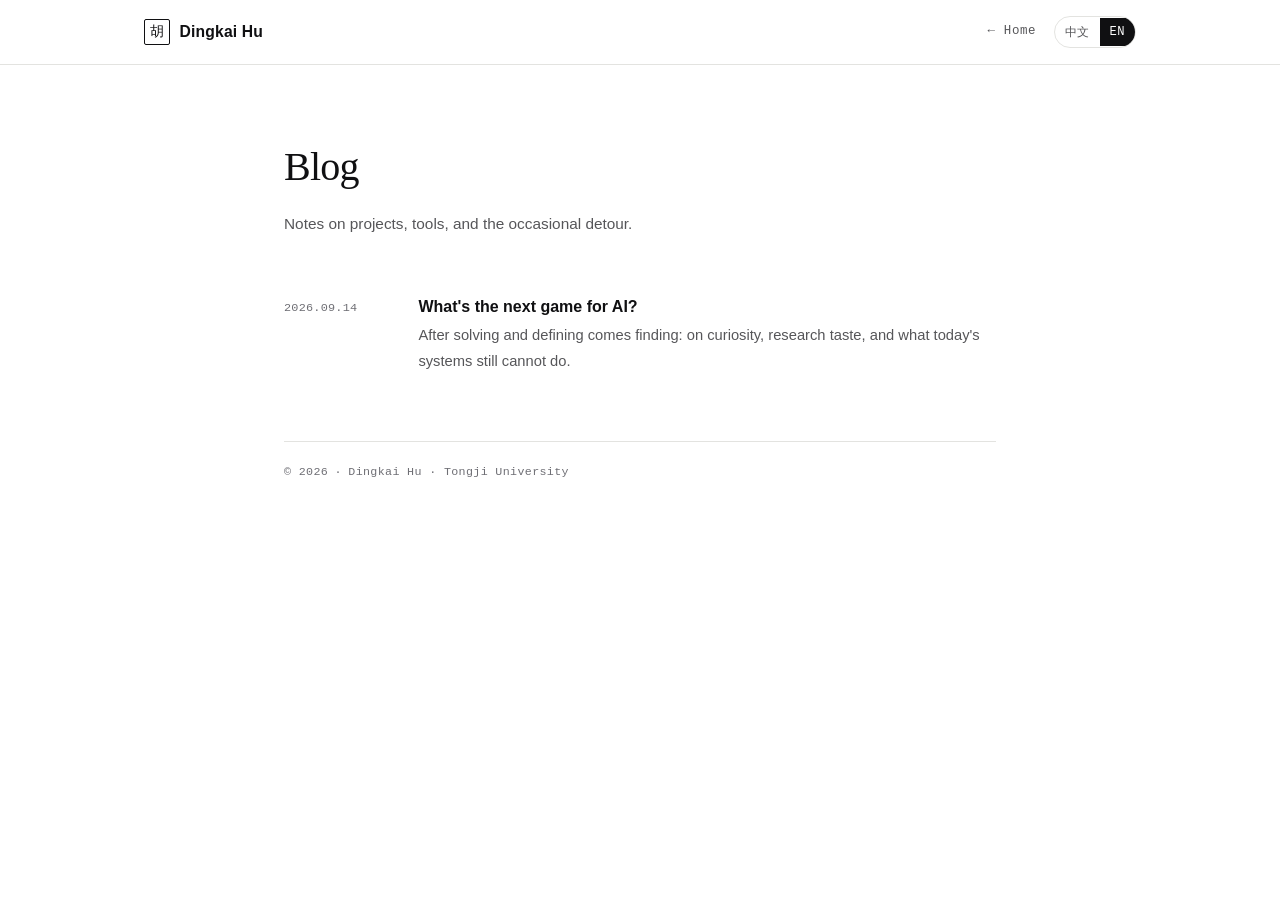
<file: blog/index.html>
<!DOCTYPE html>
<html lang="en">
  <head>
    <meta charset="utf-8" />
    <meta name="viewport" content="width=device-width, initial-scale=1" />
    <title>Blog · Dingkai Hu</title>
    <meta
      name="description"
      content="Notes and posts by Dingkai Hu — project post-mortems, tooling, and embodied AI."
    />
    <link rel="canonical" href="https://dingkaihu63.github.io/blog/" />
    <link rel="icon" href="../assets/favicon.svg" type="image/svg+xml" />
    <link rel="apple-touch-icon" href="../assets/favicon.svg" />
    <meta property="og:title" content="Blog · Dingkai Hu" />
    <meta
      property="og:description"
      content="Notes on projects, tools, and the occasional detour."
    />
    <meta property="og:type" content="website" />
    <meta property="og:url" content="https://dingkaihu63.github.io/blog/" />
    <meta property="og:image" content="https://dingkaihu63.github.io/assets/og.png" />
    <meta name="twitter:card" content="summary_large_image" />
    <link rel="stylesheet" href="../css/style.css" />
    <script>
      (function () {
        try {
          var l = sessionStorage.getItem("site-lang");
          if (l === "zh-CN" || l === "en") document.documentElement.lang = l;
        } catch (e) {}
      })();
    </script>
  </head>
  <body data-title-zh="博客 · 胡定锴" data-title-en="Blog · Dingkai Hu">
    <header class="site-header">
      <div class="site-header__inner">
        <a class="site-logo" href="../">
          <span class="site-logo__mark" aria-hidden="true">胡</span>
          <span class="site-logo__text">
            <span data-lang="zh">胡定锴</span>
            <span data-lang="en">Dingkai Hu</span>
          </span>
        </a>
        <div class="header-right">
          <a class="blog-back" href="../">
            <span aria-hidden="true">←</span>
            <span data-lang="zh">返回主页</span>
            <span data-lang="en">Home</span>
          </a>
          <div class="lang-switch" role="group" aria-label="Language">
            <button type="button" id="lang-zh" aria-pressed="false">中文</button>
            <button type="button" id="lang-en" aria-pressed="true">EN</button>
          </div>
        </div>
      </div>
    </header>

    <main class="blog-wrap">
      <h1 class="blog-title">Blog</h1>
      <p class="blog-intro">
        <span data-lang="zh">项目记录、工具踩坑，和一些零散想法。</span>
        <span data-lang="en">Notes on projects, tools, and the occasional detour.</span>
      </p>

      <ul class="post-list">
        <li class="post">
          <time class="post__date" datetime="2026-09-14">2026.09.14</time>
          <div>
            <h2 class="post__title">
              <a href="2026-09-14-next-game-for-ai.html">
                <span data-lang="zh">What's the next game for AI?</span>
                <span data-lang="en">What's the next game for AI?</span>
              </a>
            </h2>
            <p class="post__desc">
              <span data-lang="zh">我认为是发现问题。</span>
              <span data-lang="en">After solving and defining comes finding: on curiosity, research taste, and what today's systems still cannot do.</span>
            </p>
          </div>
        </li>
        <!--
          新增文章：复制上面那段 <li>，改日期、标题、摘要和链接即可。
          文章文件放在同一目录（如 2026-12-hello.html），页面里引用 ../css/style.css 与 ../js/main.js。
        -->
      </ul>

      <p class="blog-foot">
        <span>© <span id="year">2026</span></span>
        <span aria-hidden="true">·</span>
        <span data-lang="zh">胡定锴 · 同济大学</span>
        <span data-lang="en">Dingkai Hu · Tongji University</span>
      </p>
    </main>

    <script src="../js/main.js"></script>
  </body>
</html>
</file>
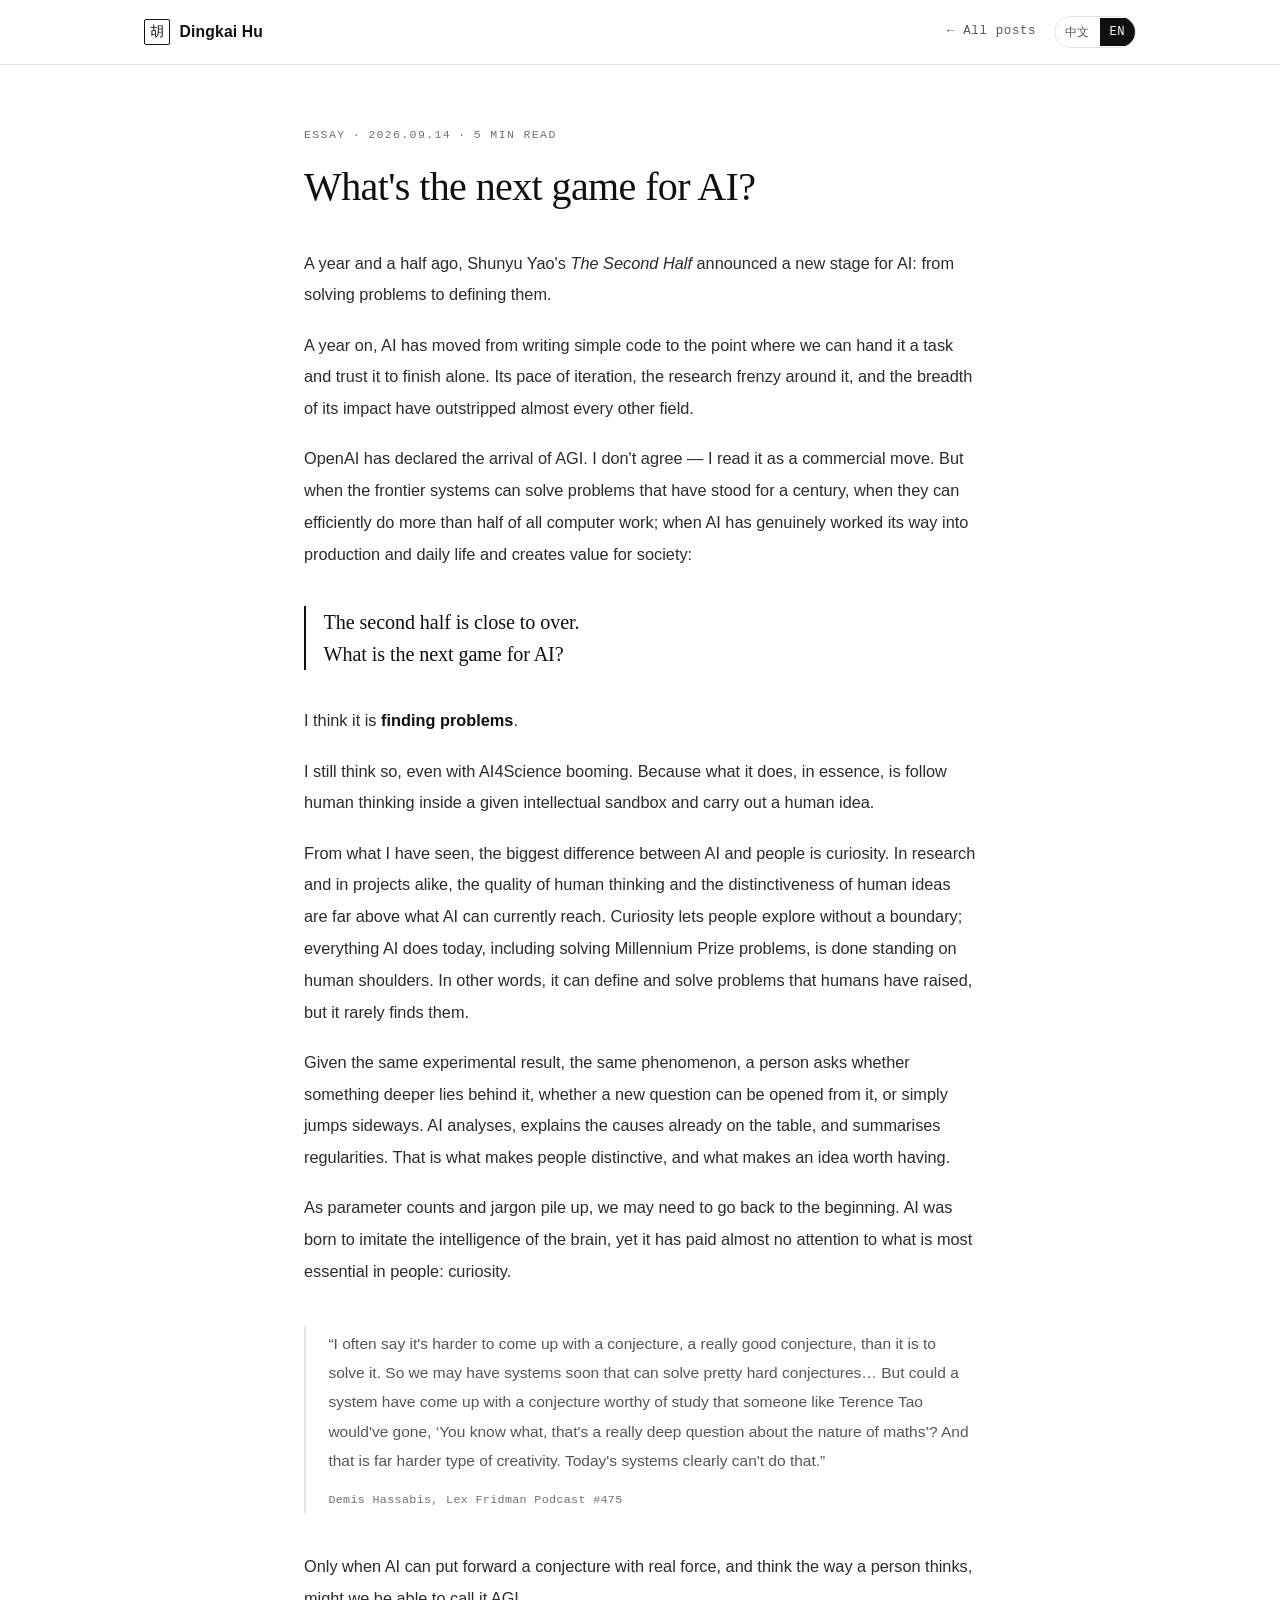
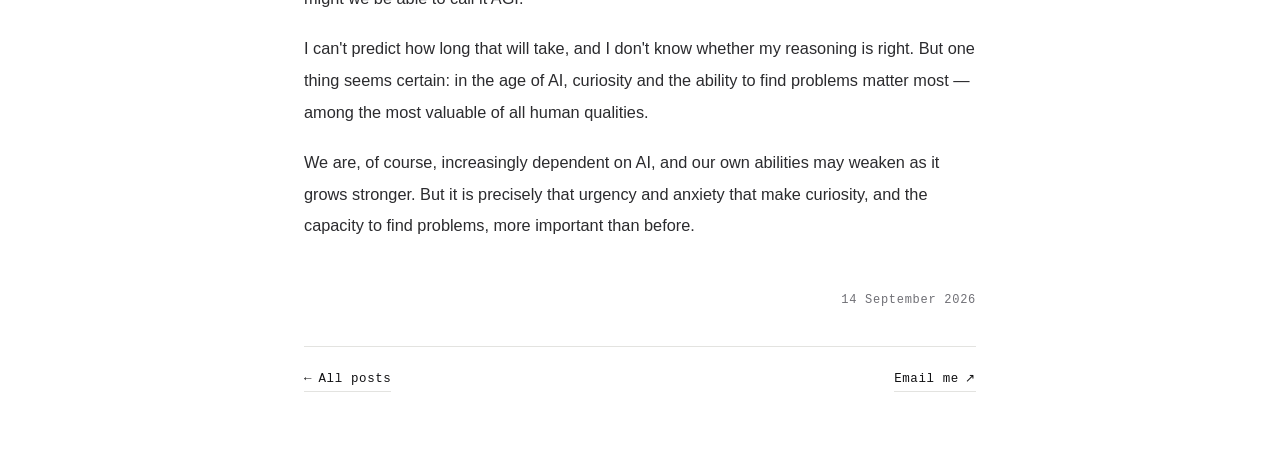
<file: blog/2026-09-14-next-game-for-ai.html>
<!DOCTYPE html>
<html lang="en">
  <head>
    <meta charset="utf-8" />
    <meta name="viewport" content="width=device-width, initial-scale=1" />
    <title>What's the next game for AI? · Dingkai Hu</title>
    <meta
      name="description"
      content="Solving problems is nearly solved; the next game for AI is finding problems. An essay on curiosity, research taste, and why today's systems still cannot raise a question worth asking."
    />
    <link rel="canonical" href="https://dingkaihu63.github.io/blog/2026-09-14-next-game-for-ai.html" />
    <link rel="icon" href="../assets/favicon.svg" type="image/svg+xml" />
    <meta property="og:type" content="article" />
    <meta property="og:title" content="What's the next game for AI?" />
    <meta
      property="og:description"
      content="Solving problems is nearly solved; the next game for AI is finding problems."
    />
    <meta property="og:url" content="https://dingkaihu63.github.io/blog/2026-09-14-next-game-for-ai.html" />
    <meta property="og:image" content="https://dingkaihu63.github.io/assets/og.png" />
    <meta property="article:published_time" content="2026-09-14" />
    <meta name="twitter:card" content="summary_large_image" />
    <link rel="stylesheet" href="../css/style.css" />
  </head>
  <body
    data-title-zh="What's the next game for AI? · 胡定锴"
    data-title-en="What's the next game for AI? · Dingkai Hu"
  >
    <header class="site-header">
      <div class="site-header__inner">
        <a class="site-logo" href="../">
          <span class="site-logo__mark" aria-hidden="true">胡</span>
          <span class="site-logo__text">
            <span data-lang="zh">胡定锴</span>
            <span data-lang="en">Dingkai Hu</span>
          </span>
        </a>
        <div class="header-right">
          <a class="blog-back" href="index.html">
            <span aria-hidden="true">←</span>
            <span data-lang="zh">全部文章</span>
            <span data-lang="en">All posts</span>
          </a>
          <div class="lang-switch" role="group" aria-label="Language">
            <button type="button" id="lang-zh" aria-pressed="false">中文</button>
            <button type="button" id="lang-en" aria-pressed="true">EN</button>
          </div>
        </div>
      </div>
    </header>

    <main class="article">
      <p class="article__kicker">
        <span data-lang="zh">随笔</span>
        <span data-lang="en">Essay</span>
        <span class="dot" aria-hidden="true">·</span>
        <time datetime="2026-09-14">2026.09.14</time>
        <span class="dot" aria-hidden="true">·</span>
        <span data-lang="zh">约 5 分钟</span>
        <span data-lang="en">5 min read</span>
      </p>

      <h1 class="article__title">
        <span data-lang="zh">What's the next game for AI?</span>
        <span data-lang="en">What's the next game for AI?</span>
      </h1>

      <div class="article__body" data-lang="zh" lang="zh-CN">
        <p>
          一年半以前，姚顺雨的《the second half》宣告了AI发展的新阶段的到来，从解决问题，走向定义问题。
        </p>
        <p>
          而一年之后，AI的能力已然从只能写出简单的代码，到现在我们可以将一些任务放心交给AI独立完成。其迭代速度，研究热潮，影响范围等显然超过了几乎所有的领域。
        </p>
        <p>
          Open AI宣告AGI时代的来临，当然我是不认同这一说法的，我认为其只是商业宣传的考量。但是当最前沿的AI能够解决困扰人类百年的难题，能够高效完成一大半的电脑工作时；当AI真的能够深入到生产生活的各个方面之中，为人类社会创造价值时：
        </p>

        <p class="article__punch">
          The second half is close to over. What is the next game for AI?
        </p>

        <p>我认为是发现问题。</p>

        <p>
          虽然AI4Science发展的如火如荼，但我依旧这么认为。因为其本质是顺着人类的思维在特定的思想沙盒内去完成人类的idea探索。
        </p>
        <p>
          以我的体会，AI与人类的最大差别，其实就是curiosity。无论是做research还是做项目，人类的思考质量以及idea的独特性是远高于现目前的AI的。人类因为好奇，可以无限探索；而AI目前所做的所有工作，包括解出千禧年数学难题，都是站在人类的肩膀上完成的。换句话说，他们只能定义与解决人类提出的问题，而很难发现问题。
        </p>
        <p>
          对于同一个实验结果，同一个实验现象，我们的思想是找到背后是否有更深层次的原因发现新问题或是突然间的跳跃思考，而绝非像AI一样仅仅做分析，做现有原因的解释或者规律性的总结性猜想。这也是人类的独特之处，这也是idea的可贵之处。
        </p>
        <p>
          当模型的参数越堆越大，无数新名词新技术越堆越多，我们可能需要回到本质。AI，人工智能，起初就是为模仿大脑智慧而生，但几乎没有注重人类最本质的好奇心。
        </p>

        <blockquote class="article__quote">
          <p>
            Demis Hassabis说："我经常说，提出一个真正好的猜想，比解决它更难。我们可能很快会有能解决很难猜想的系统……但一个系统能提出一个值得研究的猜想，让陶哲轩这样的人看了说'这是个关于数学本质的深刻问题'吗？那是另一种完全不同的创造力。今天的系统显然做不到。"
          </p>
        </blockquote>

        <p>
          当AI能够提出一个极具震撼的猜想时，当AI能够像一个真正的人类思考时，可能才可被称为AGI到来。
        </p>
        <p>
          我不能够预测这一发展的时间，我也不知道是否我的思考是否正确，但唯一值得肯定的一点是，目前，在AI时代最重要的是curiosity以及发现问题的能力，这也是人类所有品质中最为宝贵的一条之一。
        </p>
        <p>
          当然，我们越来越离不开AI，我们的能力可能会随着AI的强大而降低，但是，好奇心与发现问题的能力恰恰是随着这种紧迫与焦虑变得更为重要的。
        </p>
      </div>

      <div class="article__body" data-lang="en" lang="en">
        <p>
          A year and a half ago, Shunyu Yao's <em>The Second Half</em> announced a new stage for AI:
          from solving problems to defining them.
        </p>
        <p>
          A year on, AI has moved from writing simple code to the point where we can hand it a task and
          trust it to finish alone. Its pace of iteration, the research frenzy around it, and the breadth
          of its impact have outstripped almost every other field.
        </p>
        <p>
          OpenAI has declared the arrival of AGI. I don't agree — I read it as a commercial move. But when
          the frontier systems can solve problems that have stood for a century, when they can efficiently
          do more than half of all computer work; when AI has genuinely worked its way into production and
          daily life and creates value for society:
        </p>

        <p class="article__punch">
          The second half is close to over.<br />
          What is the next game for AI?
        </p>

        <p>I think it is <strong>finding problems</strong>.</p>

        <p>
          I still think so, even with AI4Science booming. Because what it does, in essence, is follow human
          thinking inside a given intellectual sandbox and carry out a human idea.
        </p>
        <p>
          From what I have seen, the biggest difference between AI and people is curiosity. In research and
          in projects alike, the quality of human thinking and the distinctiveness of human ideas are far
          above what AI can currently reach. Curiosity lets people explore without a boundary; everything AI
          does today, including solving Millennium Prize problems, is done standing on human shoulders. In
          other words, it can define and solve problems that humans have raised, but it rarely finds them.
        </p>
        <p>
          Given the same experimental result, the same phenomenon, a person asks whether something deeper
          lies behind it, whether a new question can be opened from it, or simply jumps sideways. AI
          analyses, explains the causes already on the table, and summarises regularities. That is what
          makes people distinctive, and what makes an idea worth having.
        </p>
        <p>
          As parameter counts and jargon pile up, we may need to go back to the beginning. AI was born to
          imitate the intelligence of the brain, yet it has paid almost no attention to what is most
          essential in people: curiosity.
        </p>

        <blockquote class="article__quote">
          <p>
            “I often say it's harder to come up with a conjecture, a really good conjecture, than it is to
            solve it. So we may have systems soon that can solve pretty hard conjectures&hellip; But could a
            system have come up with a conjecture worthy of study that someone like Terence Tao would've
            gone, ‘You know what, that's a really deep question about the nature of maths’? And that is far
            harder type of creativity. Today's systems clearly can't do that.”
          </p>
          <cite>Demis Hassabis, Lex Fridman Podcast #475</cite>
        </blockquote>

        <p>
          Only when AI can put forward a conjecture with real force, and think the way a person thinks,
          might we be able to call it AGI.
        </p>
        <p>
          I can't predict how long that will take, and I don't know whether my reasoning is right. But one
          thing seems certain: in the age of AI, curiosity and the ability to find problems matter most —
          among the most valuable of all human qualities.
        </p>
        <p>
          We are, of course, increasingly dependent on AI, and our own abilities may weaken as it grows
          stronger. But it is precisely that urgency and anxiety that make curiosity, and the capacity to
          find problems, more important than before.
        </p>
      </div>

      <p class="article__end">
        <span data-lang="zh">2026年九月14日</span>
        <span data-lang="en">14 September 2026</span>
      </p>

      <nav class="article__nav" aria-label="Post navigation">
        <a class="more__link" href="index.html">
          <span aria-hidden="true">←</span>
          <span data-lang="zh">全部文章</span>
          <span data-lang="en">All posts</span>
        </a>
        <a class="more__link" href="../#contact">
          <span data-lang="zh">写邮件给我</span>
          <span data-lang="en">Email me</span>
          <span aria-hidden="true">↗</span>
        </a>
      </nav>
    </main>

    <script src="../js/main.js"></script>
  </body>
</html>
</file>
<file: css/style.css>
/* ==========================================================================
   胡定锴 · 个人主页 — 学术编辑风（黑白灰阶 / 左侧栏目 + 统一内容网格）
   All sections share one rail, one body column and one meta gutter.
   ========================================================================== */

:root {
  --paper: #ffffff;
  --ink: #101012;
  --body: #2b2b2e;
  --muted: #565659;
  --faint: #6f6f75;
  --ghost: #d3d3cf;
  --rule: #e3e3e0;
  --rule-soft: #eeeee9;
  --wash: #ffffff;
  --header-h: 64px;
  --content: 1040px;
  --rail: 200px;
  --gap: 3rem;
  --sub: 5.5rem;
  --sub-gap: 1.25rem;
  --font-sans: -apple-system, BlinkMacSystemFont, "Segoe UI Variable Text",
    "Segoe UI", "Helvetica Neue", Arial, "PingFang SC", "Hiragino Sans GB",
    "Microsoft YaHei", "Noto Sans SC", sans-serif;
  --font-serif: "Iowan Old Style", "Source Serif 4", Georgia,
    "Times New Roman", "Songti SC", "SimSun", serif;
  --font-mono: ui-monospace, "SF Mono", "Cascadia Mono", Menlo, Consolas,
    "Liberation Mono", monospace;
  --ease: cubic-bezier(0.22, 0.61, 0.36, 1);
}

*,
*::before,
*::after {
  box-sizing: border-box;
}

html {
  scroll-behavior: smooth;
  -webkit-text-size-adjust: 100%;
}

@media (prefers-reduced-motion: reduce) {
  html {
    scroll-behavior: auto;
  }
  *,
  *::before,
  *::after {
    animation-duration: 0.01ms !important;
    animation-iteration-count: 1 !important;
    transition-duration: 0.01ms !important;
  }
}

body {
  margin: 0;
  background: var(--paper);
  color: var(--body);
  font-family: var(--font-sans);
  font-size: 16px;
  line-height: 1.72;
  -webkit-font-smoothing: antialiased;
  -moz-osx-font-smoothing: grayscale;
  text-rendering: optimizeLegibility;
  font-kerning: normal;
  overflow-wrap: break-word;
}

::selection {
  background: var(--ink);
  color: #fff;
}

/* —— 跳到正文（键盘用户） —— */

.skip {
  position: fixed;
  top: 0.75rem;
  left: 0.75rem;
  z-index: 100;
  padding: 0.55rem 0.9rem;
  background: var(--ink);
  color: #fff;
  border: 0;
  border-radius: 2px;
  font-size: 0.85rem;
  transform: translateY(-160%);
  transition: transform 0.2s var(--ease);
}

.skip:focus-visible {
  transform: translateY(0);
  outline: 2px solid var(--ink);
  outline-offset: 3px;
}

img {
  max-width: 100%;
  display: block;
}

a {
  color: var(--ink);
  text-decoration: none;
  border-bottom: 1px solid rgba(16, 16, 18, 0.28);
  transition: border-color 0.18s ease, color 0.18s ease, opacity 0.18s ease;
}

a:hover {
  border-bottom-color: var(--ink);
}

a:focus-visible,
button:focus-visible {
  outline: 2px solid var(--ink);
  outline-offset: 3px;
}

strong {
  font-weight: 600;
  color: var(--ink);
}

em {
  font-style: italic;
}

/* —— i18n：只隐藏「非当前语言」，不覆盖组件自身 display —— */

html:not([lang="zh-CN"]):not([lang="en"]) [data-lang] {
  display: none;
}

html[lang="zh-CN"] [data-lang="en"],
html[lang="en"] [data-lang="zh"] {
  display: none;
}

/* ==========================================================================
   Header
   ========================================================================== */

.site-header {
  position: sticky;
  top: 0;
  z-index: 60;
  background: rgba(255, 255, 255, 0.9);
  backdrop-filter: saturate(180%) blur(14px);
  -webkit-backdrop-filter: saturate(180%) blur(14px);
  border-bottom: 1px solid var(--rule);
}

.progress {
  position: absolute;
  inset: 0 0 auto 0;
  height: 2px;
  pointer-events: none;
}

.progress span {
  display: block;
  height: 100%;
  width: 100%;
  background: var(--ink);
  transform: scaleX(0);
  transform-origin: 0 50%;
  transition: transform 0.1s linear;
}

.site-header__inner {
  max-width: var(--content);
  margin: 0 auto;
  height: var(--header-h);
  padding: 0 1.5rem;
  display: flex;
  align-items: center;
  justify-content: space-between;
  gap: 1rem;
}

.site-logo {
  display: inline-flex;
  align-items: center;
  gap: 0.6rem;
  border: 0;
  color: var(--ink);
  white-space: nowrap;
}

.site-logo__mark {
  display: grid;
  place-items: center;
  width: 26px;
  height: 26px;
  border: 1px solid var(--ink);
  border-radius: 2px;
  font-family: var(--font-serif);
  font-size: 0.86rem;
  line-height: 1;
}

.site-logo__text {
  font-size: 0.98rem;
  font-weight: 600;
  letter-spacing: 0.01em;
}

.header-right {
  display: flex;
  align-items: center;
  gap: 0.5rem 1.1rem;
  min-width: 0;
}

.nav {
  display: flex;
  flex-wrap: wrap;
  align-items: center;
  gap: 0.1rem 1.05rem;
  list-style: none;
  margin: 0;
  padding: 0;
}

.nav a {
  border: 0;
  color: var(--muted);
  font-size: 0.86rem;
  letter-spacing: 0.01em;
  padding: 0.15rem 0;
  position: relative;
}

.nav a::after {
  content: "";
  position: absolute;
  left: 0;
  right: 0;
  bottom: -1px;
  height: 1px;
  background: var(--ink);
  transform: scaleX(0);
  transform-origin: 0 50%;
  transition: transform 0.22s ease;
}

.nav a:hover {
  color: var(--ink);
}

.nav a:hover::after,
.nav a[aria-current="true"]::after {
  transform: scaleX(1);
}

.nav a[aria-current="true"] {
  color: var(--ink);
  font-weight: 600;
}

.lang-switch {
  display: inline-flex;
  align-items: center;
  border: 1px solid var(--rule);
  border-radius: 999px;
  overflow: hidden;
  font-family: var(--font-mono);
  font-size: 0.76rem;
  line-height: 1;
  flex-shrink: 0;
}

.lang-switch button {
  appearance: none;
  border: 0;
  background: transparent;
  color: var(--muted);
  font-family: inherit;
  font-size: inherit;
  letter-spacing: 0.04em;
  padding: 0.42rem 0.62rem;
  cursor: pointer;
  transition: background 0.18s ease, color 0.18s ease;
}

.lang-switch button:hover {
  color: var(--ink);
}

.lang-switch button[aria-pressed="true"] {
  background: var(--ink);
  color: #fff;
}

.nav-toggle {
  display: none;
  appearance: none;
  background: transparent;
  border: 1px solid var(--rule);
  border-radius: 2px;
  color: var(--ink);
  font-family: inherit;
  font-size: 0.8rem;
  padding: 0.34rem 0.6rem;
  cursor: pointer;
}

/* ==========================================================================
   Hero — 与下方各版块共用同一左栏与同一内容起点
   ========================================================================== */

.hero {
  max-width: var(--content);
  margin: 0 auto;
  padding: 3.9rem 1.5rem 3rem;
  display: grid;
  grid-template-columns: var(--rail) minmax(0, 1fr);
  gap: var(--gap);
  align-items: start;
}

.hero__portrait {
  padding-top: 0.2rem;
  max-width: 152px;
}

.hero__frame {
  width: 100%;
  aspect-ratio: 1;
  border-radius: 50%;
  overflow: hidden;
  box-shadow: 0 0 0 1px var(--rule);
  background: var(--paper);
}

.hero__frame img {
  width: 100%;
  height: 100%;
  object-fit: cover;
}

.hero__name {
  margin: 0 0 0.25rem;
  font-family: var(--font-serif);
  font-size: clamp(2.2rem, 4.4vw, 2.8rem);
  font-weight: 500;
  letter-spacing: -0.015em;
  line-height: 1.1;
  color: var(--ink);
}

.hero__latin {
  margin: 0 0 1.5rem;
  font-size: 0.9rem;
  color: var(--faint);
  letter-spacing: 0.02em;
}

.hero__lede {
  margin: 0 0 1.7rem;
  padding-left: 1rem;
  border-left: 2px solid var(--ink);
  font-size: 0.95rem;
  line-height: 1.9;
  color: var(--ink);
}

.hero__lede .kw {
  display: inline-block;
  white-space: nowrap;
}

.hero__lede .kw:not(:last-child)::after {
  content: "·";
  margin: 0 0.4rem;
  color: var(--faint);
  font-weight: 400;
}

.chip-row {
  display: flex;
  flex-wrap: wrap;
  gap: 0.5rem;
  margin: 0 0 1.4rem;
  padding: 0;
  list-style: none;
}

.chip {
  display: inline-flex;
  align-items: center;
  gap: 0.45rem;
  border: 1px solid var(--rule);
  border-radius: 999px;
  padding: 0.42rem 0.9rem;
  font-size: 0.85rem;
  color: var(--body);
  background: var(--paper);
  transition: border-color 0.18s ease, background 0.18s ease, color 0.18s ease,
    transform 0.18s var(--ease), box-shadow 0.18s ease;
}

.chip svg {
  width: 0.96rem;
  height: 0.96rem;
  flex-shrink: 0;
}

.chip:hover {
  border-color: var(--ink);
  color: var(--ink);
  transform: translateY(-1px);
  box-shadow: 0 6px 14px -10px rgba(0, 0, 0, 0.55);
}

.chip--solid {
  background: var(--ink);
  border-color: var(--ink);
  color: #fff;
}

.chip--solid:hover {
  background: #000;
  color: #fff;
}

.cta {
  display: flex;
  flex-wrap: wrap;
  align-items: center;
  gap: 0.55rem 1rem;
  padding: 0.8rem 1rem;
  border: 1px solid var(--rule);
  border-left: 2px solid var(--ink);
  background: var(--wash);
  border-radius: 2px;
}

.pulse {
  width: 6px;
  height: 6px;
  border-radius: 50%;
  background: var(--ink);
  flex-shrink: 0;
  animation: pulse 2.4s ease-in-out infinite;
}

@keyframes pulse {
  0%,
  100% {
    opacity: 1;
    box-shadow: 0 0 0 0 rgba(16, 16, 18, 0.28);
  }
  50% {
    opacity: 0.55;
    box-shadow: 0 0 0 5px rgba(16, 16, 18, 0);
  }
}

.cta__text {
  margin: 0;
  flex: 1 1 20rem;
  font-size: 0.9rem;
  line-height: 1.65;
}

.cta__link {
  flex-shrink: 0;
  font-family: var(--font-mono);
  font-size: 0.76rem;
  letter-spacing: 0.04em;
  border-bottom-color: var(--rule);
  white-space: nowrap;
}

.cta__link:hover {
  border-bottom-color: var(--ink);
}

/* ==========================================================================
   Sections — 左栏（编号 + 标题）/ 右栏（内容）
   ========================================================================== */

.main {
  max-width: var(--content);
  margin: 0 auto;
  padding: 0 1.5rem 3rem;
}

.section {
  scroll-margin-top: calc(var(--header-h) + 1.25rem);
  display: grid;
  grid-template-columns: var(--rail) minmax(0, 1fr);
  column-gap: var(--gap);
  padding: 2.9rem 0;
  border-top: 1px solid var(--rule);
}

.section__rail {
  position: sticky;
  top: calc(var(--header-h) + 2rem);
  align-self: start;
}

.section__num {
  display: block;
  font-family: var(--font-serif);
  font-size: 2.1rem;
  line-height: 1;
  letter-spacing: -0.02em;
  color: var(--ghost);
}

.section__label {
  margin: 0.55rem 0 0;
  font-family: var(--font-mono);
  font-size: 0.76rem;
  font-weight: 500;
  letter-spacing: 0.16em;
  text-transform: uppercase;
  color: var(--ink);
}

.section__rail::after {
  content: "";
  display: block;
  width: 2.2rem;
  height: 1px;
  margin-top: 0.9rem;
  background: var(--ink);
}

.section__body {
  min-width: 0;
}

.section__lede {
  margin: 0 0 1.4rem;
  font-size: 0.94rem;
  line-height: 1.8;
  color: var(--muted);
}

.prose p {
  margin: 0 0 1.15rem;
  font-size: 1rem;
  line-height: 1.85;
  text-wrap: pretty;
}

.prose p:last-child {
  margin-bottom: 0;
}

/* —— 统一行网格：所有日期 / 编号 / 标签落在同一宽度 —— */

.list {
  list-style: none;
  margin: 0;
  padding: 0;
}

.row {
  display: grid;
  grid-template-columns: var(--sub) minmax(0, 1fr);
  column-gap: var(--sub-gap);
  align-items: start;
  padding: 1rem 0;
  border-bottom: 1px solid var(--rule-soft);
}

.row:first-child {
  padding-top: 0;
}

.row:last-child {
  border-bottom: 0;
  padding-bottom: 0;
}

.row__meta {
  display: block;
  margin: 0;
  padding-top: 0.18rem;
  font-family: var(--font-mono);
  font-size: 0.75rem;
  line-height: 1.8;
  letter-spacing: 0.02em;
  color: var(--faint);
  font-variant-numeric: tabular-nums;
  white-space: nowrap;
}

.row__main {
  min-width: 0;
  margin: 0;
  font-size: 0.97rem;
  line-height: 1.75;
}

.dot {
  color: var(--faint);
}

/* —— 论文 —— */

.pub__num {
  letter-spacing: 0.04em;
}

.pub__title {
  margin: 0 0 0.5rem;
  font-family: var(--font-serif);
  font-size: 1.12rem;
  font-weight: 600;
  line-height: 1.5;
  color: var(--ink);
  letter-spacing: 0.002em;
}

.pub__meta {
  display: flex;
  flex-wrap: wrap;
  align-items: center;
  gap: 0.35rem 0.55rem;
  margin: 0 0 0.7rem;
  font-size: 0.85rem;
  color: var(--muted);
}

.pub__venue {
  font-style: italic;
  color: var(--ink);
}

.badge {
  display: inline-block;
  border: 1px solid var(--rule);
  border-radius: 2px;
  padding: 0.05rem 0.42rem;
  font-family: var(--font-mono);
  font-size: 0.69rem;
  letter-spacing: 0.05em;
  text-transform: uppercase;
  color: var(--muted);
  background: var(--paper);
}

.badge--live {
  background: var(--ink);
  border-color: var(--ink);
  color: #fff;
}

.badge--soft {
  font-size: 0.71rem;
  text-transform: none;
  letter-spacing: 0.02em;
}

.pub__abstract {
  margin: 0 0 0.55rem;
  font-size: 0.93rem;
  line-height: 1.8;
  color: var(--muted);
}

.pub__note {
  margin: 0;
  font-size: 0.82rem;
  color: var(--faint);
}

.inline-link {
  font-family: var(--font-mono);
  font-size: 0.8rem;
  letter-spacing: 0.02em;
}

/* —— 经历 / 教育 —— */

.entry__title {
  margin: 0 0 0.25rem;
  font-size: 1.01rem;
  font-weight: 600;
  line-height: 1.5;
  color: var(--ink);
}

.entry__role {
  margin: 0;
  font-size: 0.88rem;
  color: var(--muted);
}

.bullets {
  margin: 0.55rem 0 0;
  padding-left: 1.05rem;
  font-size: 0.93rem;
  color: var(--muted);
}

.bullets li {
  margin-bottom: 0.3rem;
}

.bullets li:last-child {
  margin-bottom: 0;
}

/* —— 开源项目 —— */

.repo__head {
  display: flex;
  flex-wrap: wrap;
  align-items: center;
  justify-content: space-between;
  gap: 0.4rem 1rem;
  margin-bottom: 0.4rem;
}

.repo__side {
  display: flex;
  flex-wrap: wrap;
  align-items: center;
  gap: 0.5rem;
}

/* GitHub 图标按钮：整块可点 */
.repo__link {
  display: inline-flex;
  align-items: center;
  justify-content: center;
  width: 1.7rem;
  height: 1.7rem;
  border: 1px solid var(--rule);
  border-radius: 2px;
  color: var(--muted);
  background: var(--paper);
  transition: background 0.18s ease, color 0.18s ease, border-color 0.18s ease;
}

.repo__link svg {
  width: 0.9rem;
  height: 0.9rem;
  display: block;
}

.repo__link:hover {
  background: var(--ink);
  border-color: var(--ink);
  color: #fff;
}

.repo__name {
  margin: 0;
  font-family: var(--font-mono);
  font-size: 0.98rem;
  font-weight: 600;
  letter-spacing: -0.01em;
  color: var(--ink);
}

.repo__name a {
  border-bottom: 1px solid transparent;
}

.repo__name a:hover {
  border-bottom-color: var(--ink);
}

.repo__tags {
  display: flex;
  flex-wrap: wrap;
  gap: 0.3rem;
  margin: 0;
}

.tag {
  display: inline-block;
  border: 1px solid var(--rule);
  border-radius: 2px;
  padding: 0.02rem 0.42rem;
  font-family: var(--font-mono);
  font-size: 0.69rem;
  letter-spacing: 0.04em;
  color: var(--muted);
  white-space: nowrap;
}

.repo__desc {
  margin: 0;
  font-size: 0.93rem;
  line-height: 1.8;
  color: var(--muted);
}

/* —— 技能 —— */

.skill-row dd {
  margin: 0;
  font-size: 0.93rem;
  line-height: 1.8;
  color: var(--body);
}

/* —— 技能 / 荣誉 分组小标题 —— */

.subhead {
  margin: 0 0 0.9rem;
  font-family: var(--font-mono);
  font-size: 0.7rem;
  letter-spacing: 0.14em;
  text-transform: uppercase;
  color: var(--faint);
}

.subhead--gap {
  margin-top: 2.2rem;
}

/* —— 学习笔记 —— */

.note__title {
  margin: 0 0 0.2rem;
  font-size: 0.99rem;
  font-weight: 600;
  line-height: 1.55;
  color: var(--ink);
}

.note__title a {
  border-bottom-color: transparent;
}

.note__title a:hover {
  border-bottom-color: var(--ink);
}

.note__desc {
  margin: 0 0 0.55rem;
  font-size: 0.92rem;
  line-height: 1.78;
  color: var(--muted);
}

.note__status {
  margin: 0;
}

/* —— 博客空状态 —— */

.empty {
  margin: 0;
  padding: 1.05rem 1.1rem;
  border: 1px dashed var(--rule);
  border-radius: 2px;
  background: var(--wash);
  font-size: 0.92rem;
  color: var(--faint);
}

.more {
  margin: 1.1rem 0 0;
}

/* 与上方列表行的正文列对齐 */
.more--indent {
  padding-left: calc(var(--sub) + var(--sub-gap));
}

.more__link {
  display: inline-flex;
  align-items: center;
  gap: 0.4rem;
  font-family: var(--font-mono);
  font-size: 0.78rem;
  letter-spacing: 0.05em;
  border-bottom-color: var(--rule);
}

.more__link:hover {
  border-bottom-color: var(--ink);
}

/* —— 简历下载（只下载，不展示内容） —— */

.download-list {
  display: grid;
  gap: 0.7rem;
  list-style: none;
  margin: 0;
  padding: 0;
}

.download {
  display: flex;
  align-items: center;
  gap: 0.9rem;
  padding: 0.85rem 1.05rem;
  border: 1px solid var(--rule);
  border-radius: 2px;
  background: var(--paper);
  transition: border-color 0.2s ease, background 0.2s ease;
}

.download:hover {
  border-color: var(--ink);
  background: #fcfcfa;
  box-shadow: 0 10px 24px -20px rgba(0, 0, 0, 0.6);
}

.download__icon {
  display: grid;
  place-items: center;
  width: 34px;
  height: 34px;
  border: 1px solid var(--rule);
  border-radius: 2px;
  flex-shrink: 0;
}

.download__icon svg {
  width: 1rem;
  height: 1rem;
}

.download__text {
  display: flex;
  flex-direction: column;
  gap: 0.05rem;
  min-width: 0;
  flex: 1;
}

.download__name {
  font-size: 0.95rem;
  font-weight: 600;
  color: var(--ink);
}

.download__hint {
  font-family: var(--font-mono);
  font-size: 0.7rem;
  letter-spacing: 0.05em;
  color: var(--faint);
}

.download__arrow {
  font-size: 1rem;
  color: var(--faint);
  flex-shrink: 0;
  transition: transform 0.22s var(--ease), color 0.22s ease;
}

.download:hover .download__arrow {
  transform: translate(2px, -2px);
  color: var(--ink);
}

/* —— 联系 —— */

.contact__lede {
  margin-bottom: 1.6rem;
}

.contact-grid {
  display: grid;
  grid-template-columns: repeat(2, minmax(0, 1fr));
  gap: 1rem 1.5rem;
  margin: 0;
  padding: 0;
  list-style: none;
}

.contact-card {
  border-top: 2px solid var(--ink);
  padding: 0.8rem 0 0;
}

.contact-card__label {
  margin: 0 0 0.25rem;
  font-family: var(--font-mono);
  font-size: 0.69rem;
  letter-spacing: 0.14em;
  text-transform: uppercase;
  color: var(--faint);
}

.contact-card__value {
  margin: 0;
  font-size: 0.94rem;
  color: var(--ink);
}

.contact-card__value a {
  border-bottom-color: var(--rule);
}

/* ==========================================================================
   Footer
   ========================================================================== */

.site-footer {
  max-width: var(--content);
  margin: 0 auto;
  padding: 1.5rem 1.5rem 3rem;
  border-top: 1px solid var(--rule);
  display: flex;
  flex-wrap: wrap;
  align-items: baseline;
  justify-content: space-between;
  gap: 0.4rem 1rem;
  font-family: var(--font-mono);
  font-size: 0.75rem;
  letter-spacing: 0.03em;
  color: var(--faint);
}

.site-footer p {
  margin: 0;
  display: flex;
  flex-wrap: wrap;
  align-items: baseline;
  gap: 0.45rem;
}

/* ==========================================================================
   Responsive
   ========================================================================== */

@media (max-width: 900px) {
  :root {
    --rail: 160px;
    --gap: 2.25rem;
    --sub: 5rem;
    --sub-gap: 1rem;
  }
}

@media (max-width: 820px) {
  .hero {
    grid-template-columns: 1fr;
    padding-top: 2.75rem;
    gap: 2rem;
  }

  .hero__portrait {
    max-width: 132px;
  }

  .section {
    display: block;
    padding: 2.6rem 0;
  }

  .section__rail {
    position: static;
    display: flex;
    align-items: baseline;
    gap: 0.65rem;
    margin-bottom: 1.2rem;
  }

  .section__num {
    font-size: 1rem;
    color: var(--faint);
    font-family: var(--font-mono);
  }

  .section__label {
    margin: 0;
    font-size: 1.05rem;
    letter-spacing: 0.02em;
    text-transform: none;
    font-family: var(--font-sans);
    font-weight: 600;
  }

  .section__rail::after {
    content: "";
    flex: 1;
    width: auto;
    height: 1px;
    margin: 0 0 0.2rem;
    background: var(--rule);
  }

  /* 顶栏重排：logo 左，目录 + 语言靠右，展开的目录以下拉浮层呈现 */
  .site-header__inner {
    position: relative;
    display: flex;
    flex-wrap: nowrap;
    align-items: center;
    justify-content: space-between;
    gap: 0.5rem;
    height: var(--header-h);
    padding: 0 1.5rem;
  }

  .header-right {
    display: flex;
    align-items: center;
    gap: 0.5rem;
    width: auto;
  }

  .nav-toggle {
    display: inline-flex;
    flex-shrink: 0;
  }

  .lang-switch {
    flex-shrink: 0;
  }

  .nav {
    position: absolute;
    top: 100%;
    left: 0;
    right: 0;
    display: none;
    flex-direction: column;
    align-items: stretch;
    gap: 0;
    padding: 0.35rem 1.5rem 0.9rem;
    background: var(--paper);
    border-bottom: 1px solid var(--rule);
    box-shadow: 0 14px 26px -20px rgba(0, 0, 0, 0.45);
  }

  .nav.is-open {
    display: flex;
  }

  .nav a {
    display: block;
    width: 100%;
    padding: 0.42rem 0;
    font-size: 0.92rem;
  }

  .nav a::after {
    display: none;
  }

  .contact-grid {
    grid-template-columns: 1fr;
  }
}

@media (max-width: 520px) {
  .row {
    grid-template-columns: 1fr;
    row-gap: 0.2rem;
  }

  .more--indent {
    padding-left: 0;
  }

  .row__meta {
    padding-top: 0;
    white-space: normal;
  }

  .main,
  .hero {
    padding-left: 1.1rem;
    padding-right: 1.1rem;
  }

  .site-header__inner,
  .site-footer {
    padding-left: 1.1rem;
    padding-right: 1.1rem;
  }

  .hero__name {
    font-size: 2.1rem;
  }

  .cta {
    display: grid;
    grid-template-columns: auto minmax(0, 1fr);
    align-items: start;
    gap: 0.45rem 0.6rem;
  }

  .pulse {
    margin-top: 0.5rem;
  }

  .cta__text {
    grid-column: 2;
    flex: 0 0 auto;
  }

  .cta__link {
    grid-column: 2;
  }
}

/* ==========================================================================
   Article page
   ========================================================================== */

.article {
  max-width: 720px;
  margin: 0 auto;
  padding: 3.75rem 1.5rem 4.5rem;
}

.article__kicker {
  display: flex;
  flex-wrap: wrap;
  align-items: center;
  gap: 0.45rem;
  margin: 0 0 1.1rem;
  font-family: var(--font-mono);
  font-size: 0.72rem;
  letter-spacing: 0.12em;
  text-transform: uppercase;
  color: var(--faint);
}

.article__kicker time {
  font-variant-numeric: tabular-nums;
}

.article__title {
  margin: 0 0 2.2rem;
  font-family: var(--font-serif);
  font-size: clamp(1.9rem, 4.4vw, 2.5rem);
  font-weight: 500;
  line-height: 1.25;
  letter-spacing: -0.015em;
  color: var(--ink);
  text-wrap: balance;
}

.article__body p {
  margin: 0 0 1.15rem;
  font-size: 1.02rem;
  line-height: 1.95;
  text-wrap: pretty;
}

.article__body > p:last-child {
  margin-bottom: 0;
}

.article__body .article__punch {
  margin: 2.2rem 0;
  padding-left: 1.1rem;
  border-left: 2px solid var(--ink);
  font-family: var(--font-serif);
  font-size: 1.26rem;
  line-height: 1.6;
  letter-spacing: -0.005em;
  color: var(--ink);
}

.article__quote {
  margin: 2.4rem 0;
  padding: 0.15rem 0 0.15rem 1.4rem;
  border-left: 2px solid var(--rule);
}

.article__body .article__quote p {
  margin: 0 0 0.9rem;
  font-size: 0.97rem;
  line-height: 1.9;
  color: var(--muted);
}

.article__quote cite {
  display: block;
  font-style: normal;
  font-family: var(--font-mono);
  font-size: 0.73rem;
  letter-spacing: 0.03em;
  color: var(--faint);
}

.article__end {
  margin: 3rem 0 0;
  font-family: var(--font-mono);
  font-size: 0.75rem;
  letter-spacing: 0.06em;
  color: var(--faint);
  text-align: right;
}

.article__nav {
  margin-top: 2.2rem;
  padding-top: 1.4rem;
  border-top: 1px solid var(--rule);
  display: flex;
  flex-wrap: wrap;
  align-items: baseline;
  justify-content: space-between;
  gap: 0.8rem 1.6rem;
}

@media (max-width: 520px) {
  .article {
    padding: 2.6rem 1.1rem 3.2rem;
  }

  .article__body p {
    font-size: 1rem;
    line-height: 1.9;
  }

  .article__body .article__punch {
    font-size: 1.15rem;
  }
}

/* ==========================================================================
   Blog index page
   ========================================================================== */

.blog-back {
  font-family: var(--font-mono);
  font-size: 0.78rem;
  letter-spacing: 0.05em;
  color: var(--muted);
  border-bottom-color: transparent;
}

.blog-back:hover {
  color: var(--ink);
  border-bottom-color: var(--ink);
}

.blog-wrap {
  max-width: 760px;
  margin: 0 auto;
  padding: 4.25rem 1.5rem 4rem;
}

.blog-title {
  margin: 0 0 0.5rem;
  font-family: var(--font-serif);
  font-size: clamp(2rem, 4vw, 2.5rem);
  font-weight: 500;
  letter-spacing: -0.02em;
  color: var(--ink);
}

.blog-intro {
  margin: 0 0 2.4rem;
  font-size: 0.96rem;
  line-height: 1.85;
  color: var(--muted);
}

.post-list {
  list-style: none;
  margin: 0;
  padding: 0;
}

.post {
  display: grid;
  grid-template-columns: 7rem minmax(0, 1fr);
  gap: 0.2rem 1.4rem;
  padding: 1.15rem 0;
  border-bottom: 1px solid var(--rule-soft);
}

.post:last-child {
  border-bottom: 0;
}

.post__date {
  font-family: var(--font-mono);
  font-size: 0.74rem;
  letter-spacing: 0.02em;
  color: var(--faint);
  padding-top: 0.2rem;
}

.post__title {
  margin: 0 0 0.25rem;
  font-size: 1rem;
  font-weight: 600;
  line-height: 1.5;
}

.post__title a {
  border-bottom-color: transparent;
}

.post__title a:hover {
  border-bottom-color: var(--ink);
}

.post__desc {
  margin: 0;
  font-size: 0.92rem;
  line-height: 1.75;
  color: var(--muted);
}

.blog-foot {
  margin: 3rem 0 0;
  padding-top: 1.25rem;
  border-top: 1px solid var(--rule);
  font-family: var(--font-mono);
  font-size: 0.73rem;
  letter-spacing: 0.03em;
  color: var(--faint);
  display: flex;
  flex-wrap: wrap;
  gap: 0.4rem;
}

@media (max-width: 520px) {
  .post {
    grid-template-columns: 1fr;
  }

  .blog-wrap {
    padding: 2.75rem 1.1rem 3rem;
  }
}

/* ==========================================================================
   Back to top
   ========================================================================== */

.to-top {
  position: fixed;
  right: 1.5rem;
  bottom: 1.5rem;
  z-index: 55;
  display: grid;
  place-items: center;
  width: 42px;
  height: 42px;
  padding: 0;
  border: 1px solid var(--rule);
  border-radius: 50%;
  background: rgba(255, 255, 255, 0.92);
  backdrop-filter: blur(8px);
  -webkit-backdrop-filter: blur(8px);
  color: var(--muted);
  cursor: pointer;
  opacity: 0;
  visibility: hidden;
  pointer-events: none;
  transform: translateY(8px);
  transition: opacity 0.25s var(--ease), transform 0.25s var(--ease),
    border-color 0.2s ease, color 0.2s ease, visibility 0.25s;
}

.to-top svg {
  width: 1.05rem;
  height: 1.05rem;
}

.to-top.is-on {
  opacity: 1;
  visibility: visible;
  pointer-events: auto;
  transform: none;
}

.to-top:hover {
  border-color: var(--ink);
  color: var(--ink);
}

@media (max-width: 520px) {
  .to-top {
    right: 1rem;
    bottom: 1rem;
    width: 38px;
    height: 38px;
  }
}

/* ==========================================================================
   Print
   ========================================================================== */

@media print {
  .site-header,
  .lang-switch,
  .nav-toggle,
  .progress,
  .chip-row,
  .cta__link,
  .skip,
  .to-top {
    display: none !important;
  }

  body {
    font-size: 11pt;
  }

  .section {
    break-inside: avoid;
    padding: 1.2rem 0;
  }

  .section__rail {
    position: static;
  }

  a {
    border-bottom: 0;
    color: #000;
  }
}
</file>
